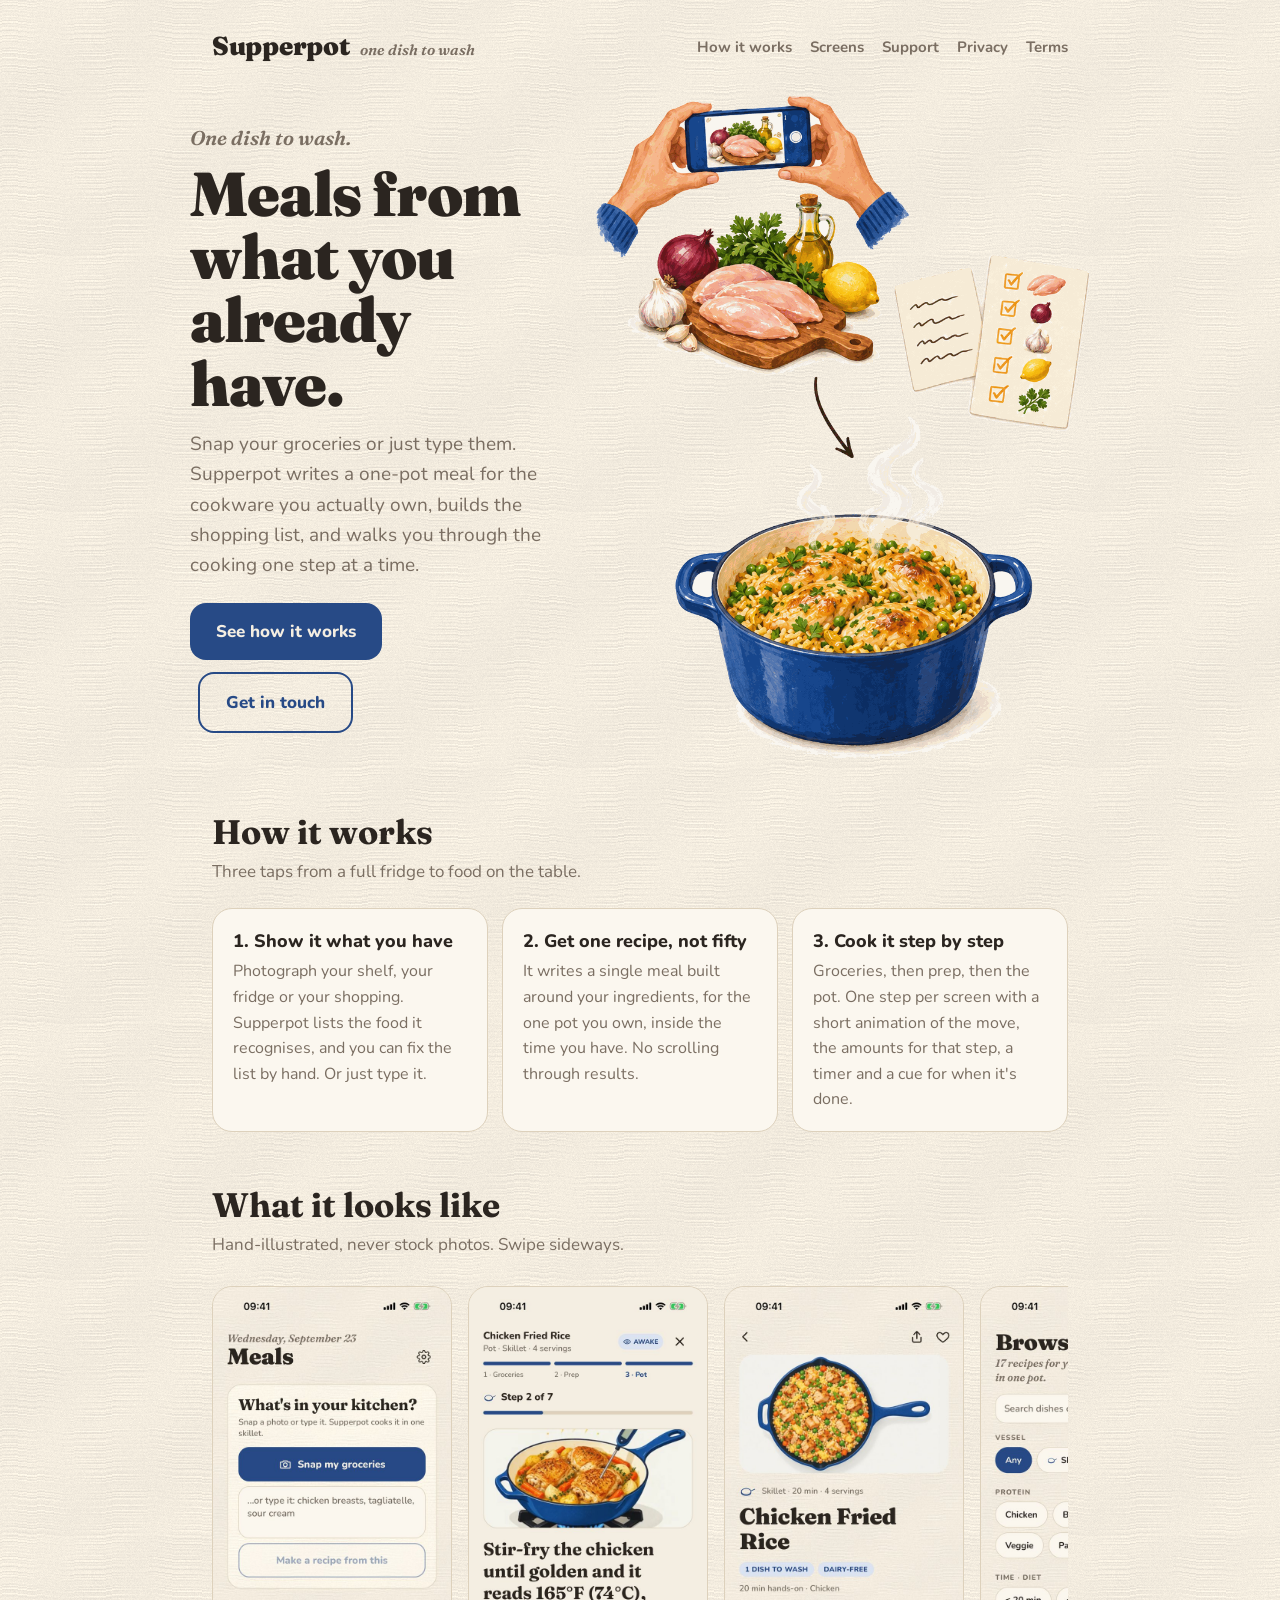
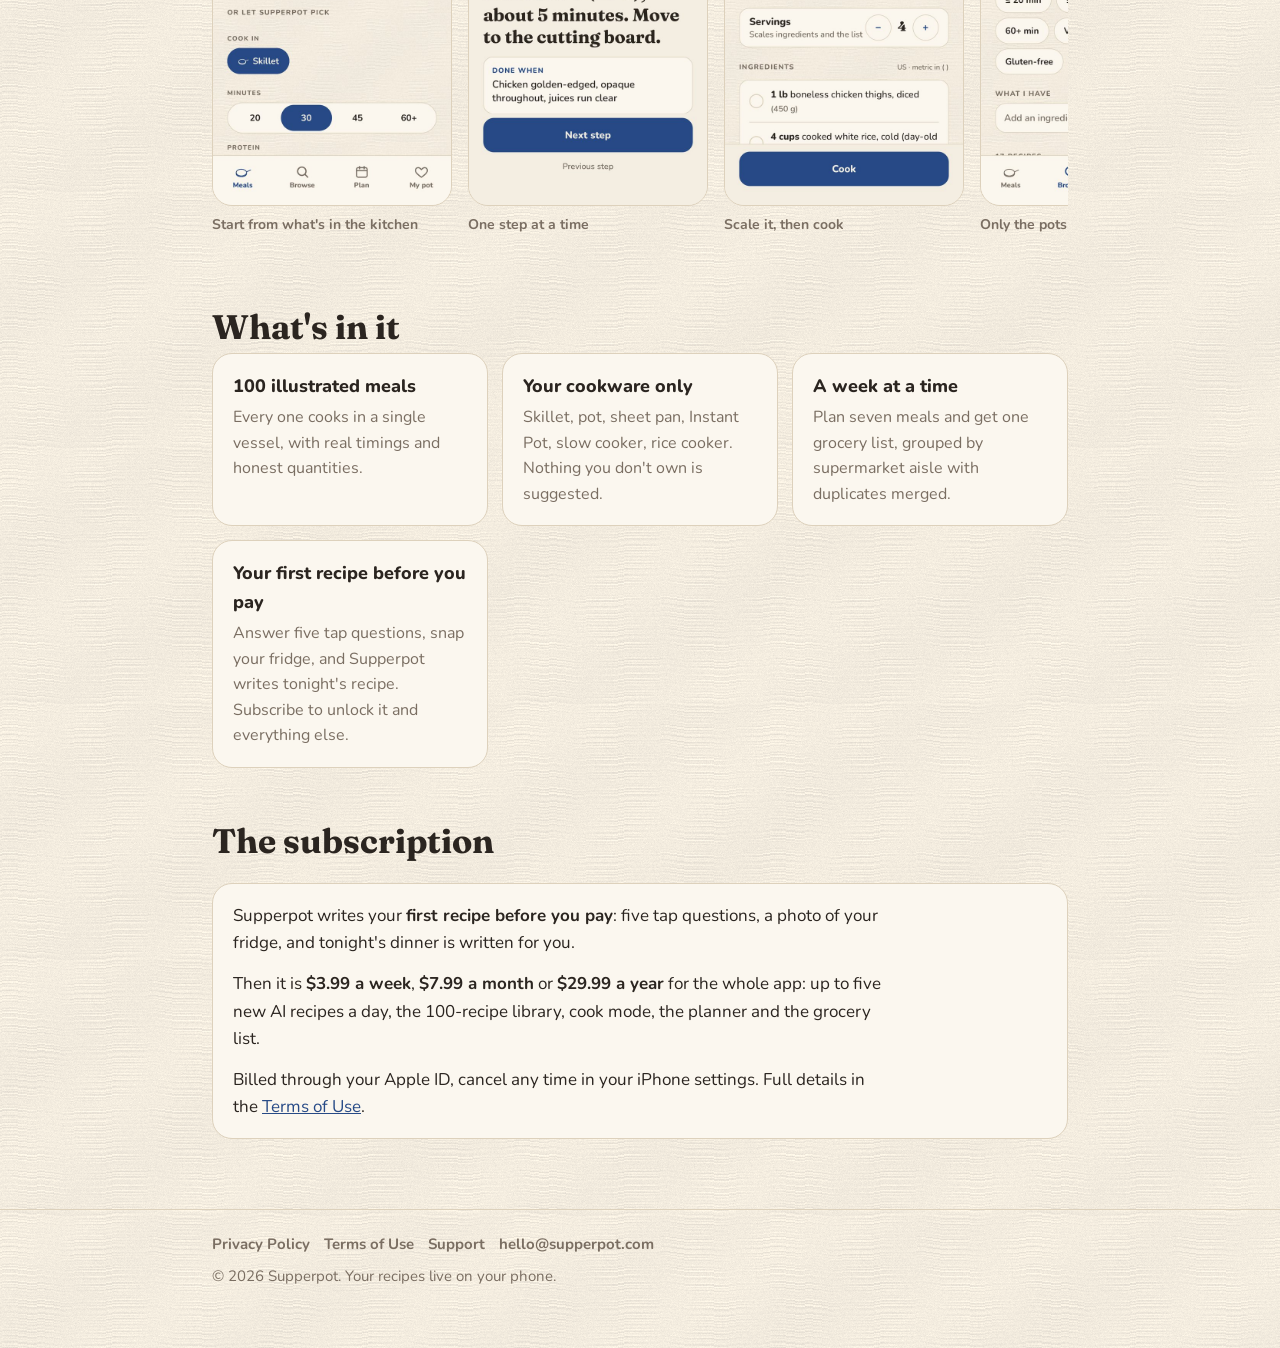
<file: index.html>
<!doctype html>
<html lang="en">
<head>
<meta charset="utf-8">
<meta name="viewport" content="width=device-width, initial-scale=1">
<title>Supperpot — one-pot meals from what you have</title>
<meta name="description" content="Snap a photo of your groceries and Supperpot writes a one-pot meal for the cookware you own, then walks you through it one step at a time.">
<meta property="og:title" content="Supperpot">
<meta property="og:description" content="One-pot meals from what you already have. One dish to wash.">
<meta property="og:type" content="website">
<link rel="stylesheet" href="https://fonts.googleapis.com/css2?family=Fraunces:ital,opsz,wght@0,9..144,700;0,9..144,900;1,9..144,600&family=Nunito:wght@500;600;700;800&display=swap">
<link rel="stylesheet" href="/style.css">
</head>
<body>
<header><div class="wrap bar">
  <a class="brand" href="/"><b>Supperpot</b><span>one dish to wash</span></a>
  <nav>
    <a href="#how">How it works</a>
    <a href="#look">Screens</a>
    <a href="/support/">Support</a>
    <a href="/privacy/">Privacy</a>
    <a href="/terms/">Terms</a>
  </nav>
</div></header>

<main>
<section class="wrap hero">
  <div class="hero-grid">
    <div class="hero-copy">
      <div class="eyebrow">One dish to wash.</div>
      <h1>Meals from what you already have.</h1>
      <p class="lede">Snap your groceries or just type them. Supperpot writes a one-pot meal for the cookware you actually own, builds the shopping list, and walks you through the cooking one step at a time.</p>
      <div class="hero-ctas">
        <a class="cta" href="#how">See how it works</a>
        <a class="cta soft" href="/support/">Get in touch</a>
      </div>
    </div>
    <img class="hero-art" src="/img/hero.png" width="821" height="1102" fetchpriority="high"
         alt="Illustration: hands photographing groceries, a handwritten ingredient note and a ticked shopping list, and below them the finished one-pot chicken and rice steaming in a blue pot.">
  </div>
</section>

<section class="wrap" id="how">
  <h2>How it works</h2>
  <p class="sub">Three taps from a full fridge to food on the table.</p>
  <div class="features">
    <div class="feature">
      <h3>1. Show it what you have</h3>
      <p>Photograph your shelf, your fridge or your shopping. Supperpot lists the food it recognises, and you can fix the list by hand. Or just type it.</p>
    </div>
    <div class="feature">
      <h3>2. Get one recipe, not fifty</h3>
      <p>It writes a single meal built around your ingredients, for the one pot you own, inside the time you have. No scrolling through results.</p>
    </div>
    <div class="feature">
      <h3>3. Cook it step by step</h3>
      <p>Groceries, then prep, then the pot. One step per screen with a short animation of the move, the amounts for that step, a timer and a cue for when it's done.</p>
    </div>
  </div>
</section>

<section class="wrap" id="look">
  <h2>What it looks like</h2>
  <p class="sub">Hand-illustrated, never stock photos. Swipe sideways.</p>
  <div class="shots">
    <figure><img src="/img/1-meals.jpg" alt="The Meals screen with the Snap my groceries button and a box to type what you have." loading="lazy"><figcaption>Start from what's in the kitchen</figcaption></figure>
    <figure><img src="/img/2-cook.jpg" alt="A cooking step showing an animation of chicken in a skillet, the step text, a done-when cue and a timer." loading="lazy"><figcaption>One step at a time</figcaption></figure>
    <figure><img src="/img/3-recipe.jpg" alt="A recipe page for Chicken Fried Rice with an illustration, servings scaler and ingredients." loading="lazy"><figcaption>Scale it, then cook</figcaption></figure>
    <figure><img src="/img/4-browse.jpg" alt="The Browse screen filtered to a skillet, with protein, time and diet filters." loading="lazy"><figcaption>Only the pots you own</figcaption></figure>
    <figure><img src="/img/5-plan.jpg" alt="The Plan screen showing seven days of the week ready to fill." loading="lazy"><figcaption>Seven meals, one list</figcaption></figure>
  </div>
</section>

<section class="wrap">
  <h2>What's in it</h2>
  <div class="features">
    <div class="feature"><h3>100 illustrated meals</h3><p>Every one cooks in a single vessel, with real timings and honest quantities.</p></div>
    <div class="feature"><h3>Your cookware only</h3><p>Skillet, pot, sheet pan, Instant Pot, slow cooker, rice cooker. Nothing you don't own is suggested.</p></div>
    <div class="feature"><h3>A week at a time</h3><p>Plan seven meals and get one grocery list, grouped by supermarket aisle with duplicates merged.</p></div>
    <div class="feature"><h3>Your first recipe before you pay</h3><p>Answer five tap questions, snap your fridge, and Supperpot writes tonight's recipe. Subscribe to unlock it and everything else.</p></div>
  </div>
</section>

<section class="wrap">
  <h2>The subscription</h2>
  <div class="callout">
    <p>Supperpot writes your <b>first recipe before you pay</b>: five tap questions, a photo of your fridge, and tonight's dinner is written for you.</p>
    <p>Then it is <b>$3.99 a week</b>, <b>$7.99 a month</b> or <b>$29.99 a year</b> for the whole app: up to five new AI recipes a day, the 100-recipe library, cook mode, the planner and the grocery list.</p>
    <p style="margin:0">Billed through your Apple ID, cancel any time in your iPhone settings. Full details in the <a href="/terms/">Terms of Use</a>.</p>
  </div>
</section>
</main>

<footer><div class="wrap">
  <nav>
    <a href="/privacy/">Privacy Policy</a>
    <a href="/terms/">Terms of Use</a>
    <a href="/support/">Support</a>
    <a href="mailto:hello@supperpot.com">hello@supperpot.com</a>
  </nav>
  © 2026 Supperpot. Your recipes live on your phone.
</div></footer>
</body>
</html>
</file>
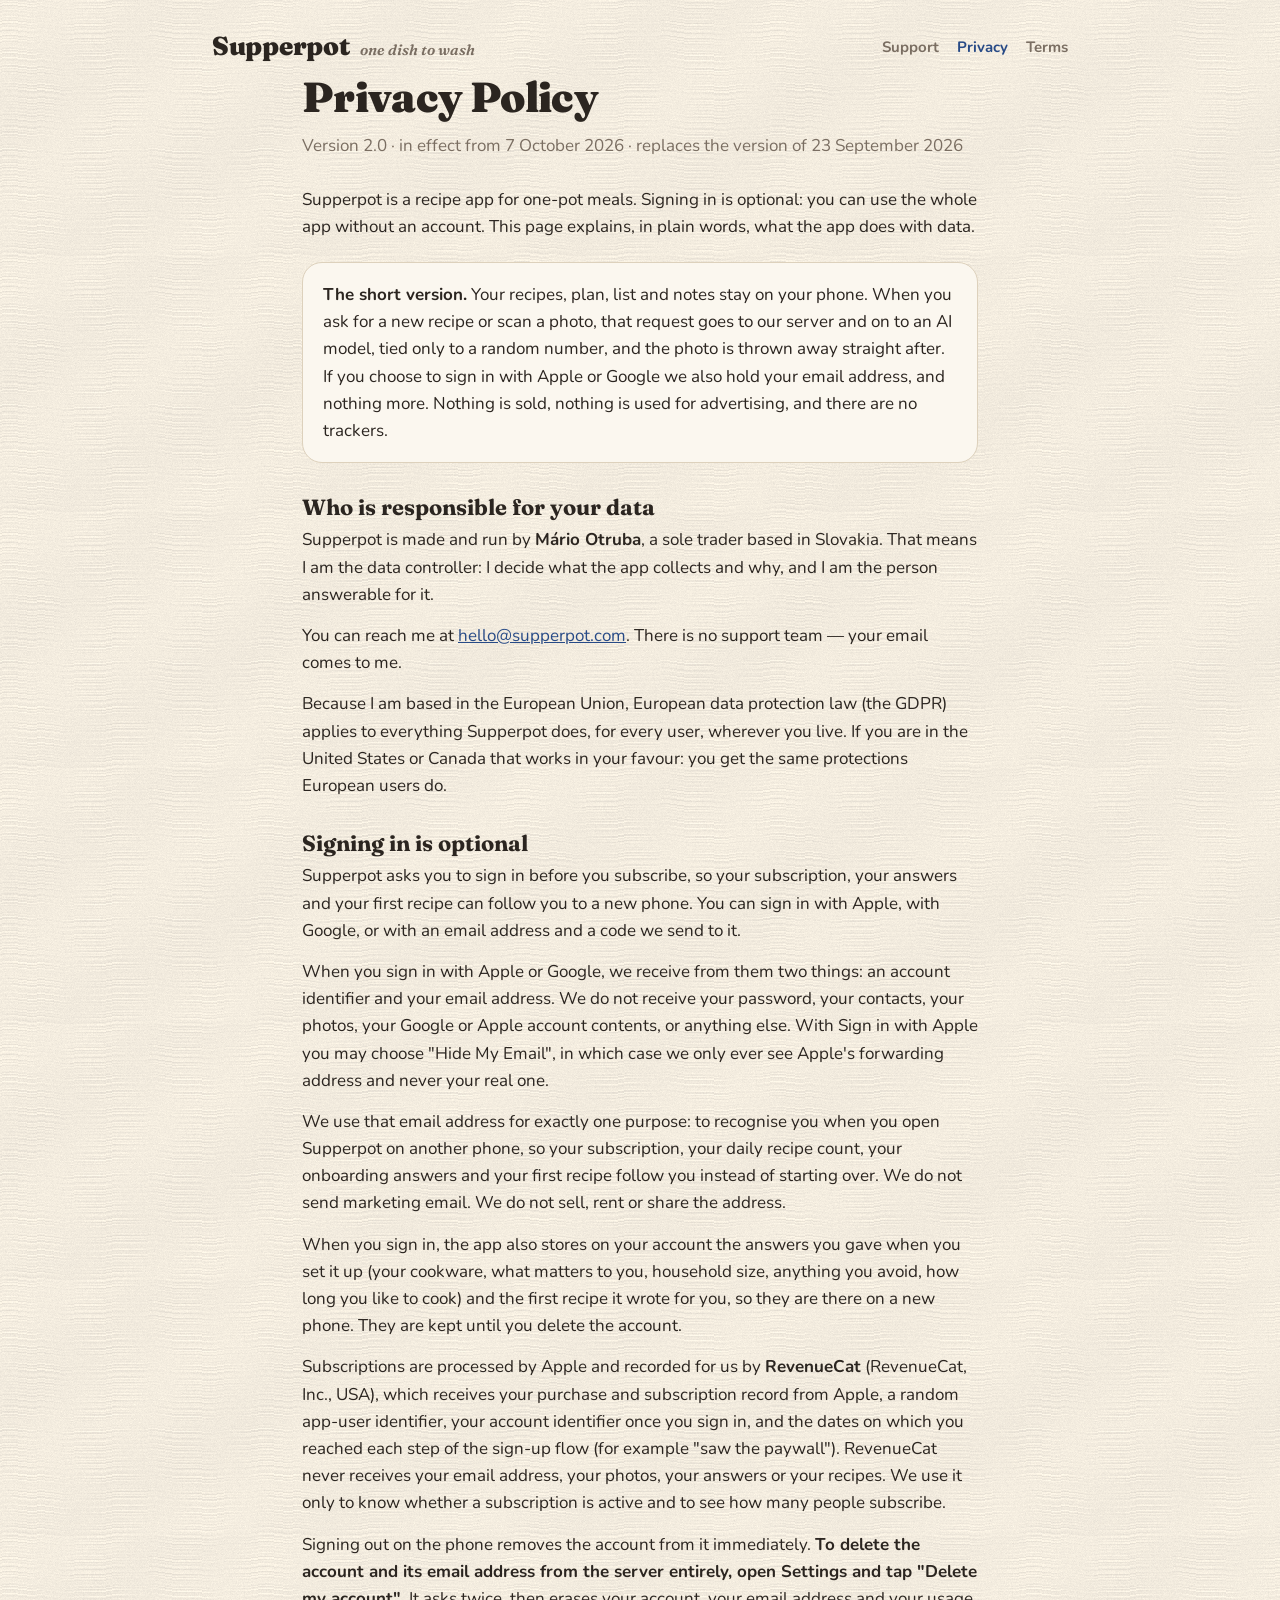
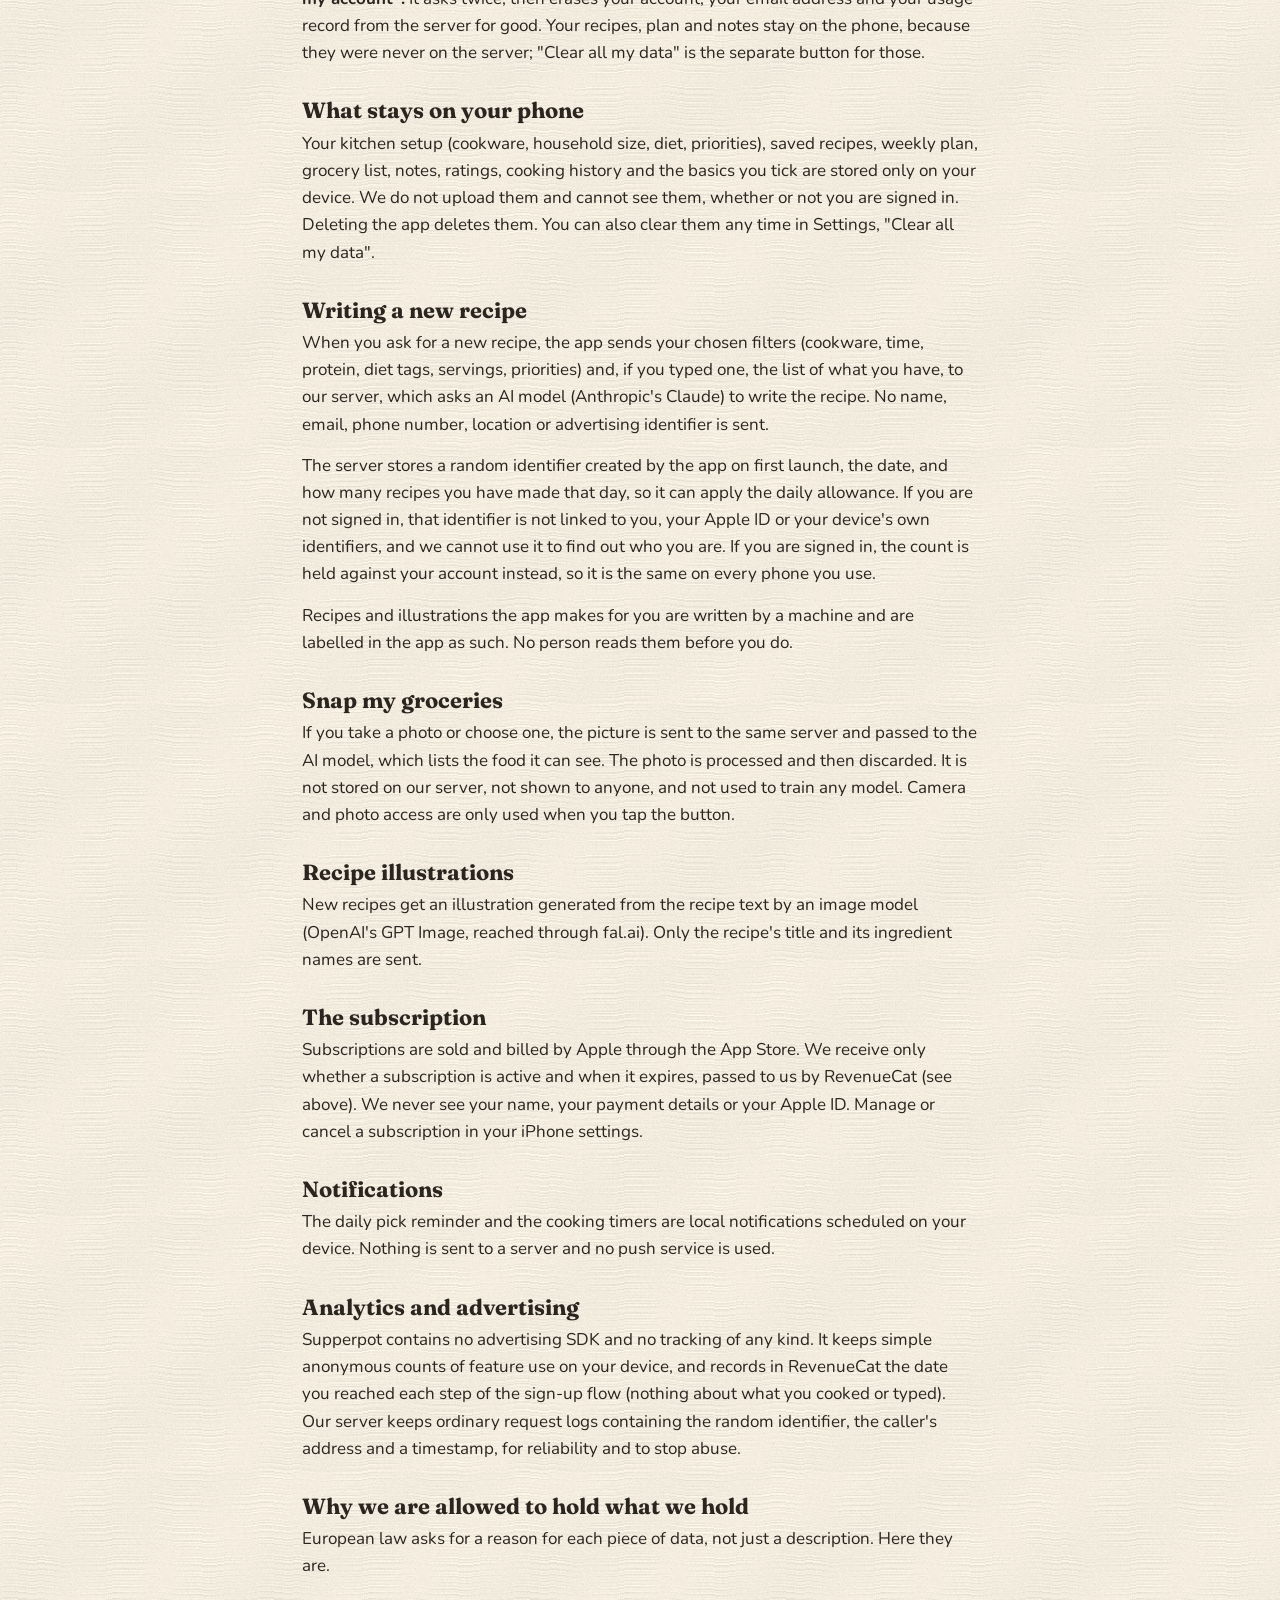
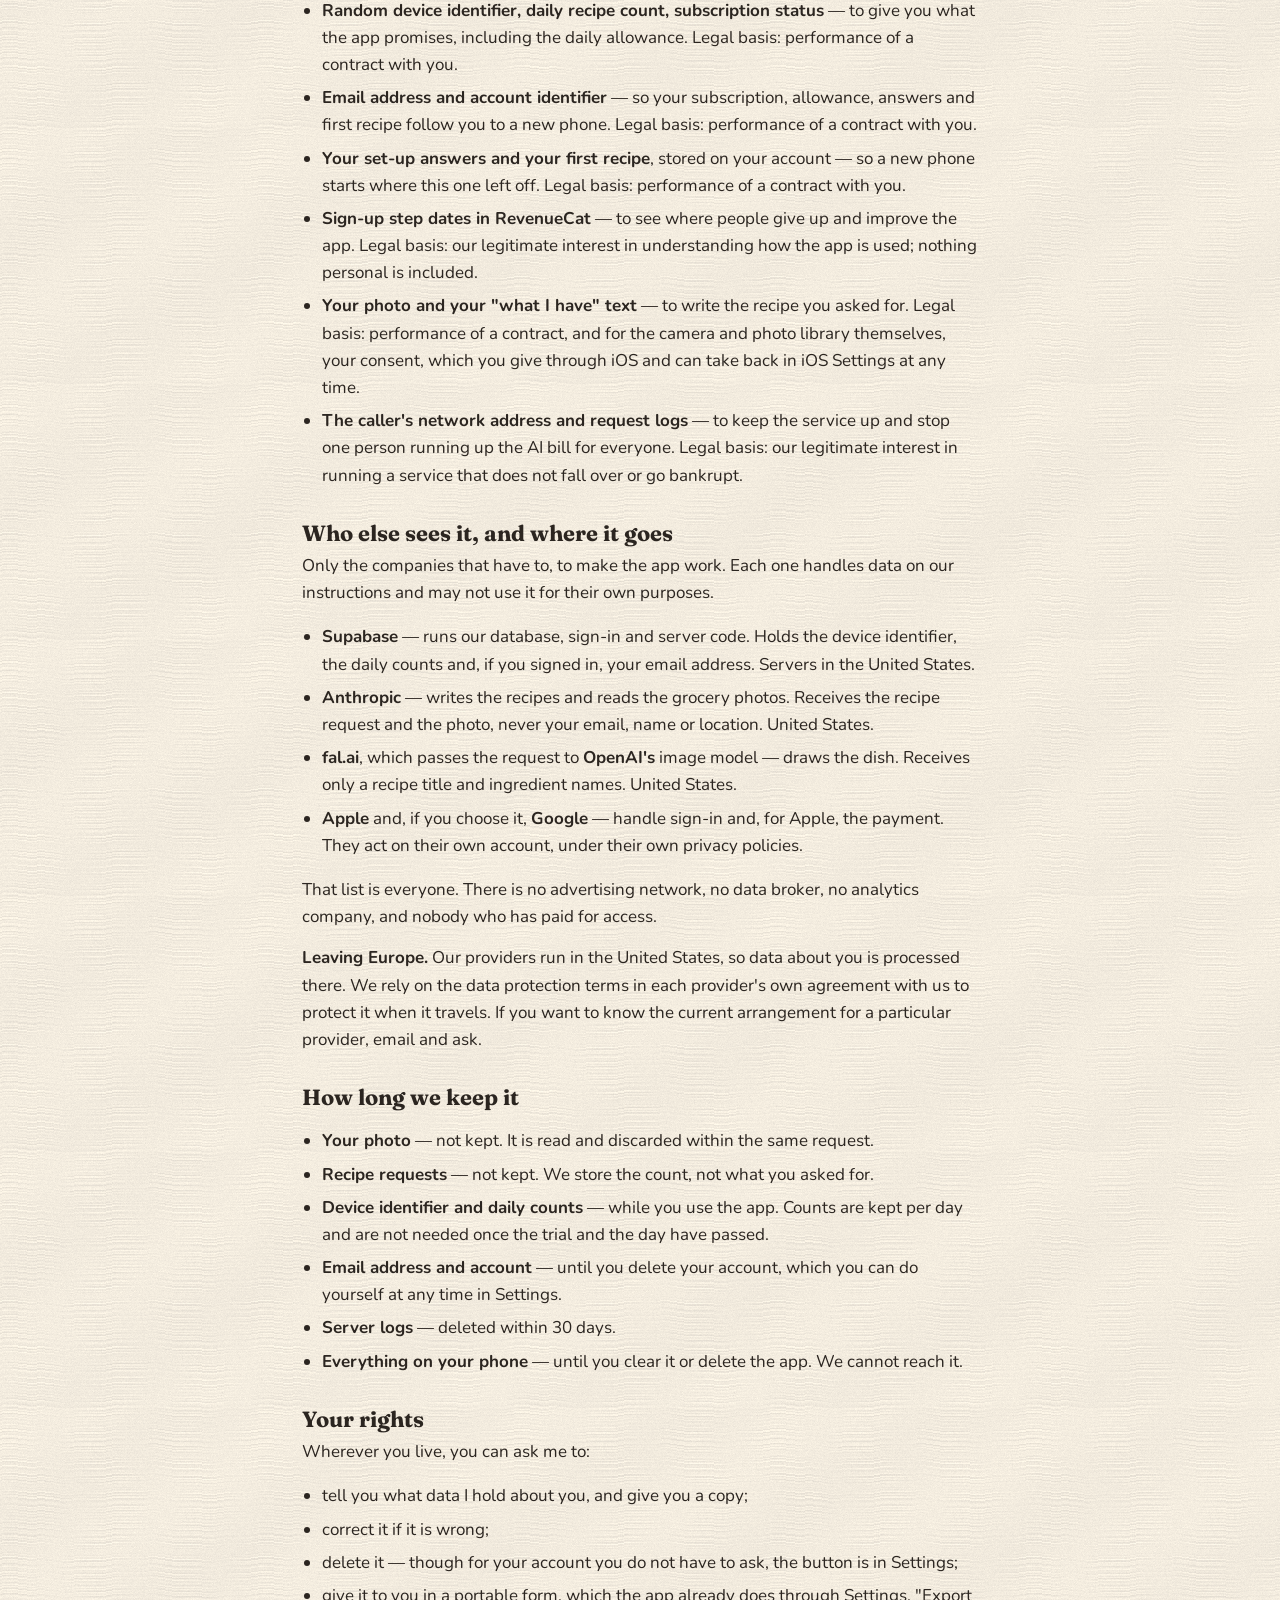
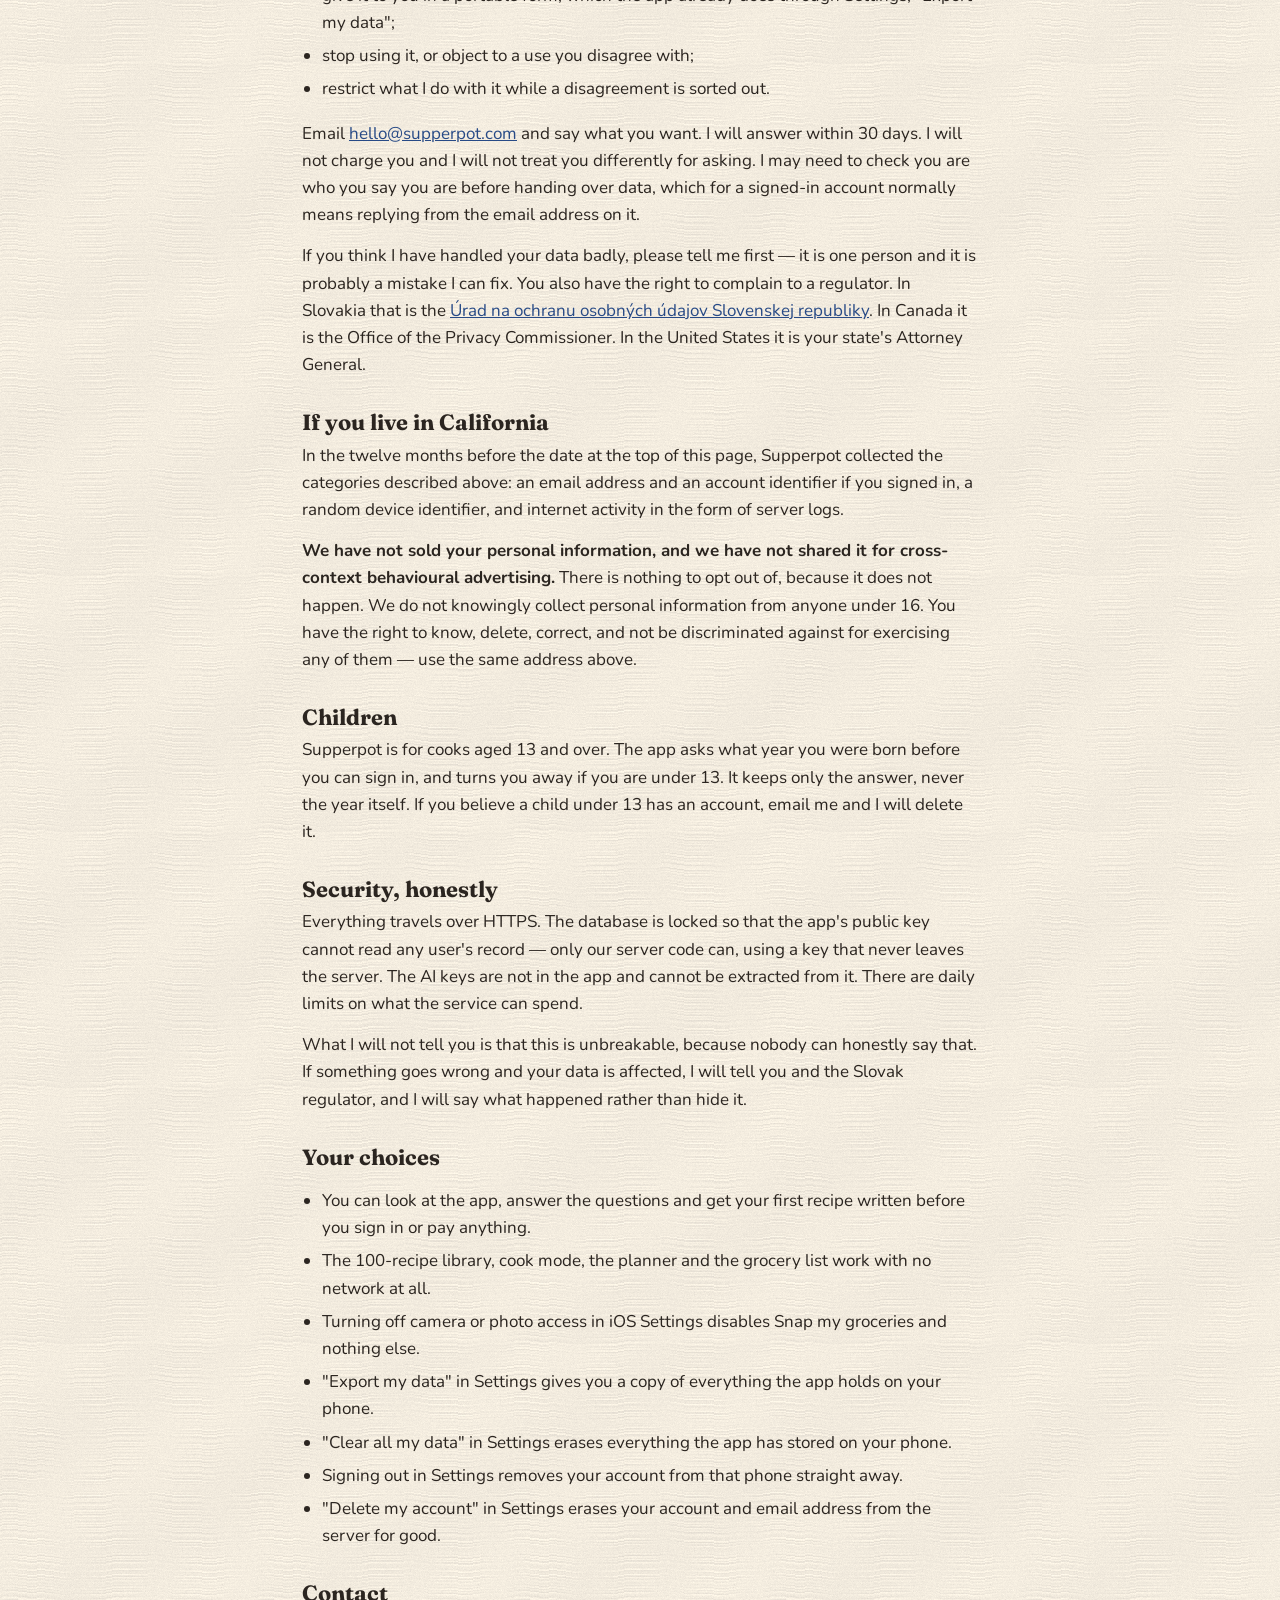
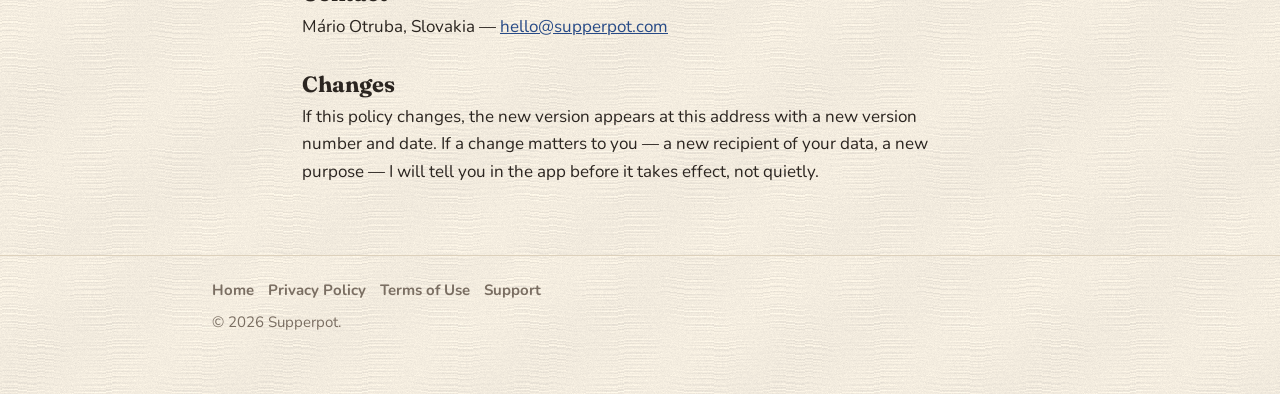
<file: privacy/index.html>
<!doctype html>
<html lang="en">
<head>
<meta charset="utf-8">
<meta name="viewport" content="width=device-width, initial-scale=1">
<title>Privacy Policy — Supperpot</title>
<meta name="description" content="What Supperpot does with your data. No accounts, nothing sold, almost everything stays on your phone.">
<link rel="stylesheet" href="https://fonts.googleapis.com/css2?family=Fraunces:ital,opsz,wght@0,9..144,700;0,9..144,900;1,9..144,600&family=Nunito:wght@500;600;700;800&display=swap">
<link rel="stylesheet" href="/style.css">
</head>
<body>
<header><div class="wrap bar">
  <a class="brand" href="/"><b>Supperpot</b><span>one dish to wash</span></a>
  <nav>
    <a href="/support/">Support</a>
    <a href="/privacy/" aria-current="page">Privacy</a>
    <a href="/terms/">Terms</a>
  </nav>
</div></header>

<main class="wrap narrow doc">
  <h1>Privacy Policy</h1>
  <div class="meta">Version 2.0 &middot; in effect from 7 October 2026 &middot; replaces the version of 23 September 2026</div>

  <p>Supperpot is a recipe app for one-pot meals. Signing in is optional: you can use the whole app without an account. This page explains, in plain words, what the app does with data.</p>

  <div class="callout">
    <b>The short version.</b>
    Your recipes, plan, list and notes stay on your phone. When you ask for a new recipe or scan a photo, that request goes to our server and on to an AI model, tied only to a random number, and the photo is thrown away straight after. If you choose to sign in with Apple or Google we also hold your email address, and nothing more. Nothing is sold, nothing is used for advertising, and there are no trackers.
  </div>

  <h2>Who is responsible for your data</h2>
  <p>Supperpot is made and run by <b>M&aacute;rio Otruba</b>, a sole trader based in Slovakia. That means I am the data controller: I decide what the app collects and why, and I am the person answerable for it.</p>
  <p>You can reach me at <a href="mailto:hello@supperpot.com">hello@supperpot.com</a>. There is no support team &mdash; your email comes to me.</p>
  <p>Because I am based in the European Union, European data protection law (the GDPR) applies to everything Supperpot does, for every user, wherever you live. If you are in the United States or Canada that works in your favour: you get the same protections European users do.</p>

  <h2>Signing in is optional</h2>
  <p>Supperpot asks you to sign in before you subscribe, so your subscription, your answers and your first recipe can follow you to a new phone. You can sign in with Apple, with Google, or with an email address and a code we send to it.</p>
  <p>When you sign in with Apple or Google, we receive from them two things: an account identifier and your email address. We do not receive your password, your contacts, your photos, your Google or Apple account contents, or anything else. With Sign in with Apple you may choose "Hide My Email", in which case we only ever see Apple's forwarding address and never your real one.</p>
  <p>We use that email address for exactly one purpose: to recognise you when you open Supperpot on another phone, so your subscription, your daily recipe count, your onboarding answers and your first recipe follow you instead of starting over. We do not send marketing email. We do not sell, rent or share the address.</p>
  <p>When you sign in, the app also stores on your account the answers you gave when you set it up (your cookware, what matters to you, household size, anything you avoid, how long you like to cook) and the first recipe it wrote for you, so they are there on a new phone. They are kept until you delete the account.</p>
  <p>Subscriptions are processed by Apple and recorded for us by <b>RevenueCat</b> (RevenueCat, Inc., USA), which receives your purchase and subscription record from Apple, a random app-user identifier, your account identifier once you sign in, and the dates on which you reached each step of the sign-up flow (for example "saw the paywall"). RevenueCat never receives your email address, your photos, your answers or your recipes. We use it only to know whether a subscription is active and to see how many people subscribe.</p>
  <p>Signing out on the phone removes the account from it immediately. <b>To delete the account and its email address from the server entirely, open Settings and tap "Delete my account".</b> It asks twice, then erases your account, your email address and your usage record from the server for good. Your recipes, plan and notes stay on the phone, because they were never on the server; "Clear all my data" is the separate button for those.</p>

  <h2>What stays on your phone</h2>
  <p>Your kitchen setup (cookware, household size, diet, priorities), saved recipes, weekly plan, grocery list, notes, ratings, cooking history and the basics you tick are stored only on your device. We do not upload them and cannot see them, whether or not you are signed in. Deleting the app deletes them. You can also clear them any time in Settings, "Clear all my data".</p>

  <h2>Writing a new recipe</h2>
  <p>When you ask for a new recipe, the app sends your chosen filters (cookware, time, protein, diet tags, servings, priorities) and, if you typed one, the list of what you have, to our server, which asks an AI model (Anthropic's Claude) to write the recipe. No name, email, phone number, location or advertising identifier is sent.</p>
  <p>The server stores a random identifier created by the app on first launch, the date, and how many recipes you have made that day, so it can apply the daily allowance. If you are not signed in, that identifier is not linked to you, your Apple ID or your device's own identifiers, and we cannot use it to find out who you are. If you are signed in, the count is held against your account instead, so it is the same on every phone you use.</p>
  <p>Recipes and illustrations the app makes for you are written by a machine and are labelled in the app as such. No person reads them before you do.</p>

  <h2>Snap my groceries</h2>
  <p>If you take a photo or choose one, the picture is sent to the same server and passed to the AI model, which lists the food it can see. The photo is processed and then discarded. It is not stored on our server, not shown to anyone, and not used to train any model. Camera and photo access are only used when you tap the button.</p>

  <h2>Recipe illustrations</h2>
  <p>New recipes get an illustration generated from the recipe text by an image model (OpenAI's GPT Image, reached through fal.ai). Only the recipe's title and its ingredient names are sent.</p>

  <h2>The subscription</h2>
  <p>Subscriptions are sold and billed by Apple through the App Store. We receive only whether a subscription is active and when it expires, passed to us by RevenueCat (see above). We never see your name, your payment details or your Apple ID. Manage or cancel a subscription in your iPhone settings.</p>

  <h2>Notifications</h2>
  <p>The daily pick reminder and the cooking timers are local notifications scheduled on your device. Nothing is sent to a server and no push service is used.</p>

  <h2>Analytics and advertising</h2>
  <p>Supperpot contains no advertising SDK and no tracking of any kind. It keeps simple anonymous counts of feature use on your device, and records in RevenueCat the date you reached each step of the sign-up flow (nothing about what you cooked or typed). Our server keeps ordinary request logs containing the random identifier, the caller's address and a timestamp, for reliability and to stop abuse.</p>

  <h2>Why we are allowed to hold what we hold</h2>
  <p>European law asks for a reason for each piece of data, not just a description. Here they are.</p>
  <ul>
    <li><b>Random device identifier, daily recipe count, subscription status</b> &mdash; to give you what the app promises, including the daily allowance. Legal basis: performance of a contract with you.</li>
    <li><b>Email address and account identifier</b> &mdash; so your subscription, allowance, answers and first recipe follow you to a new phone. Legal basis: performance of a contract with you.</li>
    <li><b>Your set-up answers and your first recipe</b>, stored on your account &mdash; so a new phone starts where this one left off. Legal basis: performance of a contract with you.</li>
    <li><b>Sign-up step dates in RevenueCat</b> &mdash; to see where people give up and improve the app. Legal basis: our legitimate interest in understanding how the app is used; nothing personal is included.</li>
    <li><b>Your photo and your "what I have" text</b> &mdash; to write the recipe you asked for. Legal basis: performance of a contract, and for the camera and photo library themselves, your consent, which you give through iOS and can take back in iOS Settings at any time.</li>
    <li><b>The caller's network address and request logs</b> &mdash; to keep the service up and stop one person running up the AI bill for everyone. Legal basis: our legitimate interest in running a service that does not fall over or go bankrupt.</li>
  </ul>

  <h2>Who else sees it, and where it goes</h2>
  <p>Only the companies that have to, to make the app work. Each one handles data on our instructions and may not use it for their own purposes.</p>
  <ul>
    <li><b>Supabase</b> &mdash; runs our database, sign-in and server code. Holds the device identifier, the daily counts and, if you signed in, your email address. Servers in the United States.</li>
    <li><b>Anthropic</b> &mdash; writes the recipes and reads the grocery photos. Receives the recipe request and the photo, never your email, name or location. United States.</li>
    <li><b>fal.ai</b>, which passes the request to <b>OpenAI's</b> image model &mdash; draws the dish. Receives only a recipe title and ingredient names. United States.</li>
    <li><b>Apple</b> and, if you choose it, <b>Google</b> &mdash; handle sign-in and, for Apple, the payment. They act on their own account, under their own privacy policies.</li>
  </ul>
  <p>That list is everyone. There is no advertising network, no data broker, no analytics company, and nobody who has paid for access.</p>
  <p><b>Leaving Europe.</b> Our providers run in the United States, so data about you is processed there. We rely on the data protection terms in each provider's own agreement with us to protect it when it travels. If you want to know the current arrangement for a particular provider, email and ask.</p>

  <h2>How long we keep it</h2>
  <ul>
    <li><b>Your photo</b> &mdash; not kept. It is read and discarded within the same request.</li>
    <li><b>Recipe requests</b> &mdash; not kept. We store the count, not what you asked for.</li>
    <li><b>Device identifier and daily counts</b> &mdash; while you use the app. Counts are kept per day and are not needed once the trial and the day have passed.</li>
    <li><b>Email address and account</b> &mdash; until you delete your account, which you can do yourself at any time in Settings.</li>
    <li><b>Server logs</b> &mdash; deleted within 30 days.</li>
    <li><b>Everything on your phone</b> &mdash; until you clear it or delete the app. We cannot reach it.</li>
  </ul>

  <h2>Your rights</h2>
  <p>Wherever you live, you can ask me to:</p>
  <ul>
    <li>tell you what data I hold about you, and give you a copy;</li>
    <li>correct it if it is wrong;</li>
    <li>delete it &mdash; though for your account you do not have to ask, the button is in Settings;</li>
    <li>give it to you in a portable form, which the app already does through Settings, "Export my data";</li>
    <li>stop using it, or object to a use you disagree with;</li>
    <li>restrict what I do with it while a disagreement is sorted out.</li>
  </ul>
  <p>Email <a href="mailto:hello@supperpot.com">hello@supperpot.com</a> and say what you want. I will answer within 30 days. I will not charge you and I will not treat you differently for asking. I may need to check you are who you say you are before handing over data, which for a signed-in account normally means replying from the email address on it.</p>
  <p>If you think I have handled your data badly, please tell me first &mdash; it is one person and it is probably a mistake I can fix. You also have the right to complain to a regulator. In Slovakia that is the <a href="https://dataprotection.gov.sk/" rel="noopener">&Uacute;rad na ochranu osobn&yacute;ch &uacute;dajov Slovenskej republiky</a>. In Canada it is the Office of the Privacy Commissioner. In the United States it is your state's Attorney General.</p>

  <h2>If you live in California</h2>
  <p>In the twelve months before the date at the top of this page, Supperpot collected the categories described above: an email address and an account identifier if you signed in, a random device identifier, and internet activity in the form of server logs.</p>
  <p><b>We have not sold your personal information, and we have not shared it for cross-context behavioural advertising.</b> There is nothing to opt out of, because it does not happen. We do not knowingly collect personal information from anyone under 16. You have the right to know, delete, correct, and not be discriminated against for exercising any of them &mdash; use the same address above.</p>

  <h2>Children</h2>
  <p>Supperpot is for cooks aged 13 and over. The app asks what year you were born before you can sign in, and turns you away if you are under 13. It keeps only the answer, never the year itself. If you believe a child under 13 has an account, email me and I will delete it.</p>

  <h2>Security, honestly</h2>
  <p>Everything travels over HTTPS. The database is locked so that the app's public key cannot read any user's record &mdash; only our server code can, using a key that never leaves the server. The AI keys are not in the app and cannot be extracted from it. There are daily limits on what the service can spend.</p>
  <p>What I will not tell you is that this is unbreakable, because nobody can honestly say that. If something goes wrong and your data is affected, I will tell you and the Slovak regulator, and I will say what happened rather than hide it.</p>

  <h2>Your choices</h2>
  <ul>
    <li>You can look at the app, answer the questions and get your first recipe written before you sign in or pay anything.</li>
    <li>The 100-recipe library, cook mode, the planner and the grocery list work with no network at all.</li>
    <li>Turning off camera or photo access in iOS Settings disables Snap my groceries and nothing else.</li>
    <li>"Export my data" in Settings gives you a copy of everything the app holds on your phone.</li>
    <li>"Clear all my data" in Settings erases everything the app has stored on your phone.</li>
    <li>Signing out in Settings removes your account from that phone straight away.</li>
    <li>"Delete my account" in Settings erases your account and email address from the server for good.</li>
  </ul>

  <h2>Contact</h2>
  <p>M&aacute;rio Otruba, Slovakia &mdash; <a href="mailto:hello@supperpot.com">hello@supperpot.com</a></p>

  <h2>Changes</h2>
  <p>If this policy changes, the new version appears at this address with a new version number and date. If a change matters to you &mdash; a new recipient of your data, a new purpose &mdash; I will tell you in the app before it takes effect, not quietly.</p>
</main>

<footer><div class="wrap">
  <nav>
    <a href="/">Home</a>
    <a href="/privacy/">Privacy Policy</a>
    <a href="/terms/">Terms of Use</a>
    <a href="/support/">Support</a>
  </nav>
  © 2026 Supperpot.
</div></footer>
</body>
</html>
</file>
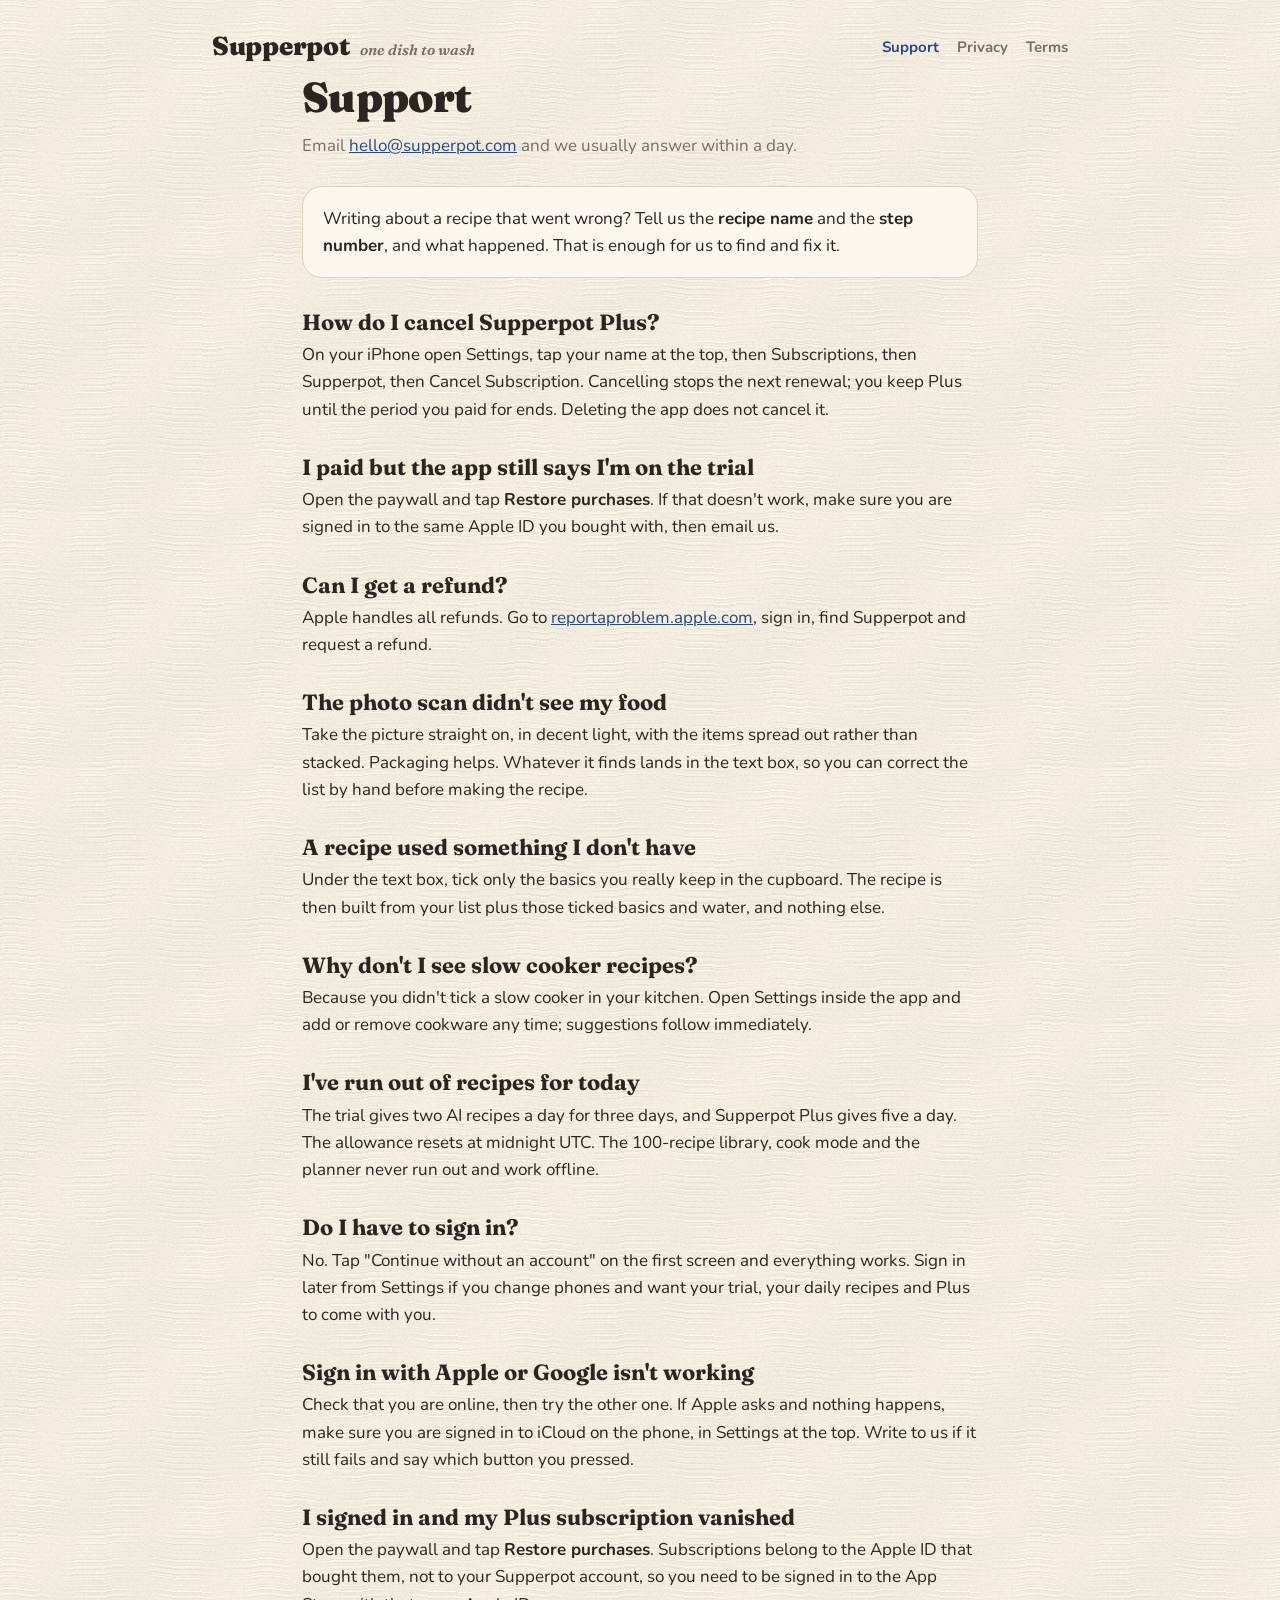
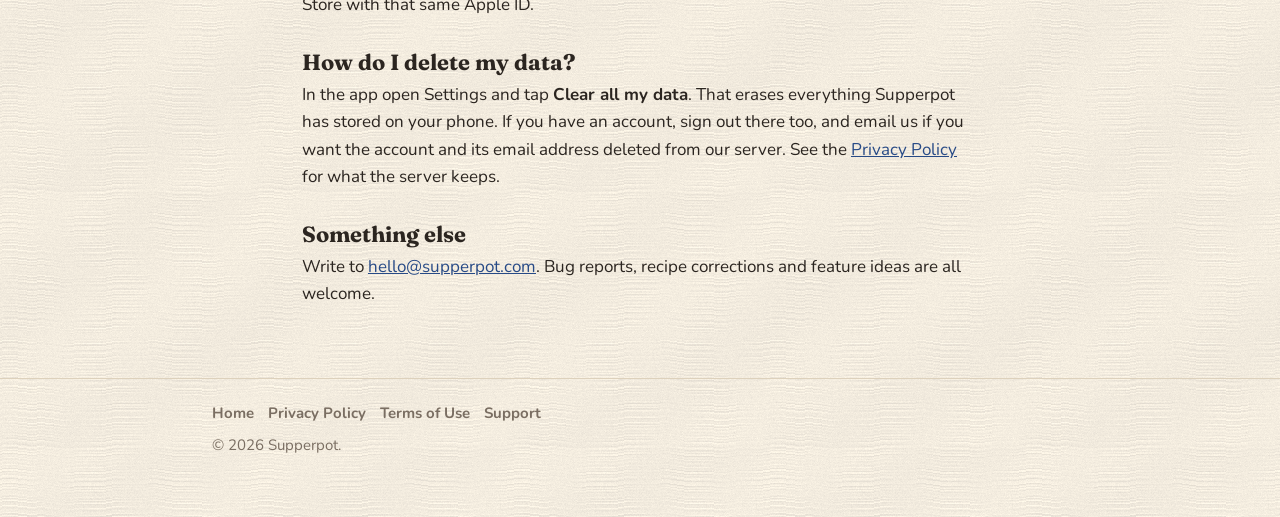
<file: support/index.html>
<!doctype html>
<html lang="en">
<head>
<meta charset="utf-8">
<meta name="viewport" content="width=device-width, initial-scale=1">
<title>Support — Supperpot</title>
<meta name="description" content="Help with Supperpot: subscriptions, photo scanning, missing recipes and how to get in touch.">
<link rel="stylesheet" href="https://fonts.googleapis.com/css2?family=Fraunces:ital,opsz,wght@0,9..144,700;0,9..144,900;1,9..144,600&family=Nunito:wght@500;600;700;800&display=swap">
<link rel="stylesheet" href="/style.css">
</head>
<body>
<header><div class="wrap bar">
  <a class="brand" href="/"><b>Supperpot</b><span>one dish to wash</span></a>
  <nav>
    <a href="/support/" aria-current="page">Support</a>
    <a href="/privacy/">Privacy</a>
    <a href="/terms/">Terms</a>
  </nav>
</div></header>

<main class="wrap narrow doc">
  <h1>Support</h1>
  <div class="meta">Email <a href="mailto:hello@supperpot.com">hello@supperpot.com</a> and we usually answer within a day.</div>

  <div class="callout">
    <p style="margin:0">Writing about a recipe that went wrong? Tell us the <b>recipe name</b> and the <b>step number</b>, and what happened. That is enough for us to find and fix it.</p>
  </div>

  <h2>How do I cancel Supperpot Plus?</h2>
  <p>On your iPhone open Settings, tap your name at the top, then Subscriptions, then Supperpot, then Cancel Subscription. Cancelling stops the next renewal; you keep Plus until the period you paid for ends. Deleting the app does not cancel it.</p>

  <h2>I paid but the app still says I'm on the trial</h2>
  <p>Open the paywall and tap <b>Restore purchases</b>. If that doesn't work, make sure you are signed in to the same Apple ID you bought with, then email us.</p>

  <h2>Can I get a refund?</h2>
  <p>Apple handles all refunds. Go to <a href="https://reportaproblem.apple.com">reportaproblem.apple.com</a>, sign in, find Supperpot and request a refund.</p>

  <h2>The photo scan didn't see my food</h2>
  <p>Take the picture straight on, in decent light, with the items spread out rather than stacked. Packaging helps. Whatever it finds lands in the text box, so you can correct the list by hand before making the recipe.</p>

  <h2>A recipe used something I don't have</h2>
  <p>Under the text box, tick only the basics you really keep in the cupboard. The recipe is then built from your list plus those ticked basics and water, and nothing else.</p>

  <h2>Why don't I see slow cooker recipes?</h2>
  <p>Because you didn't tick a slow cooker in your kitchen. Open Settings inside the app and add or remove cookware any time; suggestions follow immediately.</p>

  <h2>I've run out of recipes for today</h2>
  <p>The trial gives two AI recipes a day for three days, and Supperpot Plus gives five a day. The allowance resets at midnight UTC. The 100-recipe library, cook mode and the planner never run out and work offline.</p>

  <h2>Do I have to sign in?</h2>
  <p>No. Tap "Continue without an account" on the first screen and everything works. Sign in later from Settings if you change phones and want your trial, your daily recipes and Plus to come with you.</p>

  <h2>Sign in with Apple or Google isn't working</h2>
  <p>Check that you are online, then try the other one. If Apple asks and nothing happens, make sure you are signed in to iCloud on the phone, in Settings at the top. Write to us if it still fails and say which button you pressed.</p>

  <h2>I signed in and my Plus subscription vanished</h2>
  <p>Open the paywall and tap <b>Restore purchases</b>. Subscriptions belong to the Apple ID that bought them, not to your Supperpot account, so you need to be signed in to the App Store with that same Apple ID.</p>

  <h2>How do I delete my data?</h2>
  <p>In the app open Settings and tap <b>Clear all my data</b>. That erases everything Supperpot has stored on your phone. If you have an account, sign out there too, and email us if you want the account and its email address deleted from our server. See the <a href="/privacy/">Privacy Policy</a> for what the server keeps.</p>

  <h2>Something else</h2>
  <p>Write to <a href="mailto:hello@supperpot.com">hello@supperpot.com</a>. Bug reports, recipe corrections and feature ideas are all welcome.</p>
</main>

<footer><div class="wrap">
  <nav>
    <a href="/">Home</a>
    <a href="/privacy/">Privacy Policy</a>
    <a href="/terms/">Terms of Use</a>
    <a href="/support/">Support</a>
  </nav>
  © 2026 Supperpot.
</div></footer>
</body>
</html>
</file>
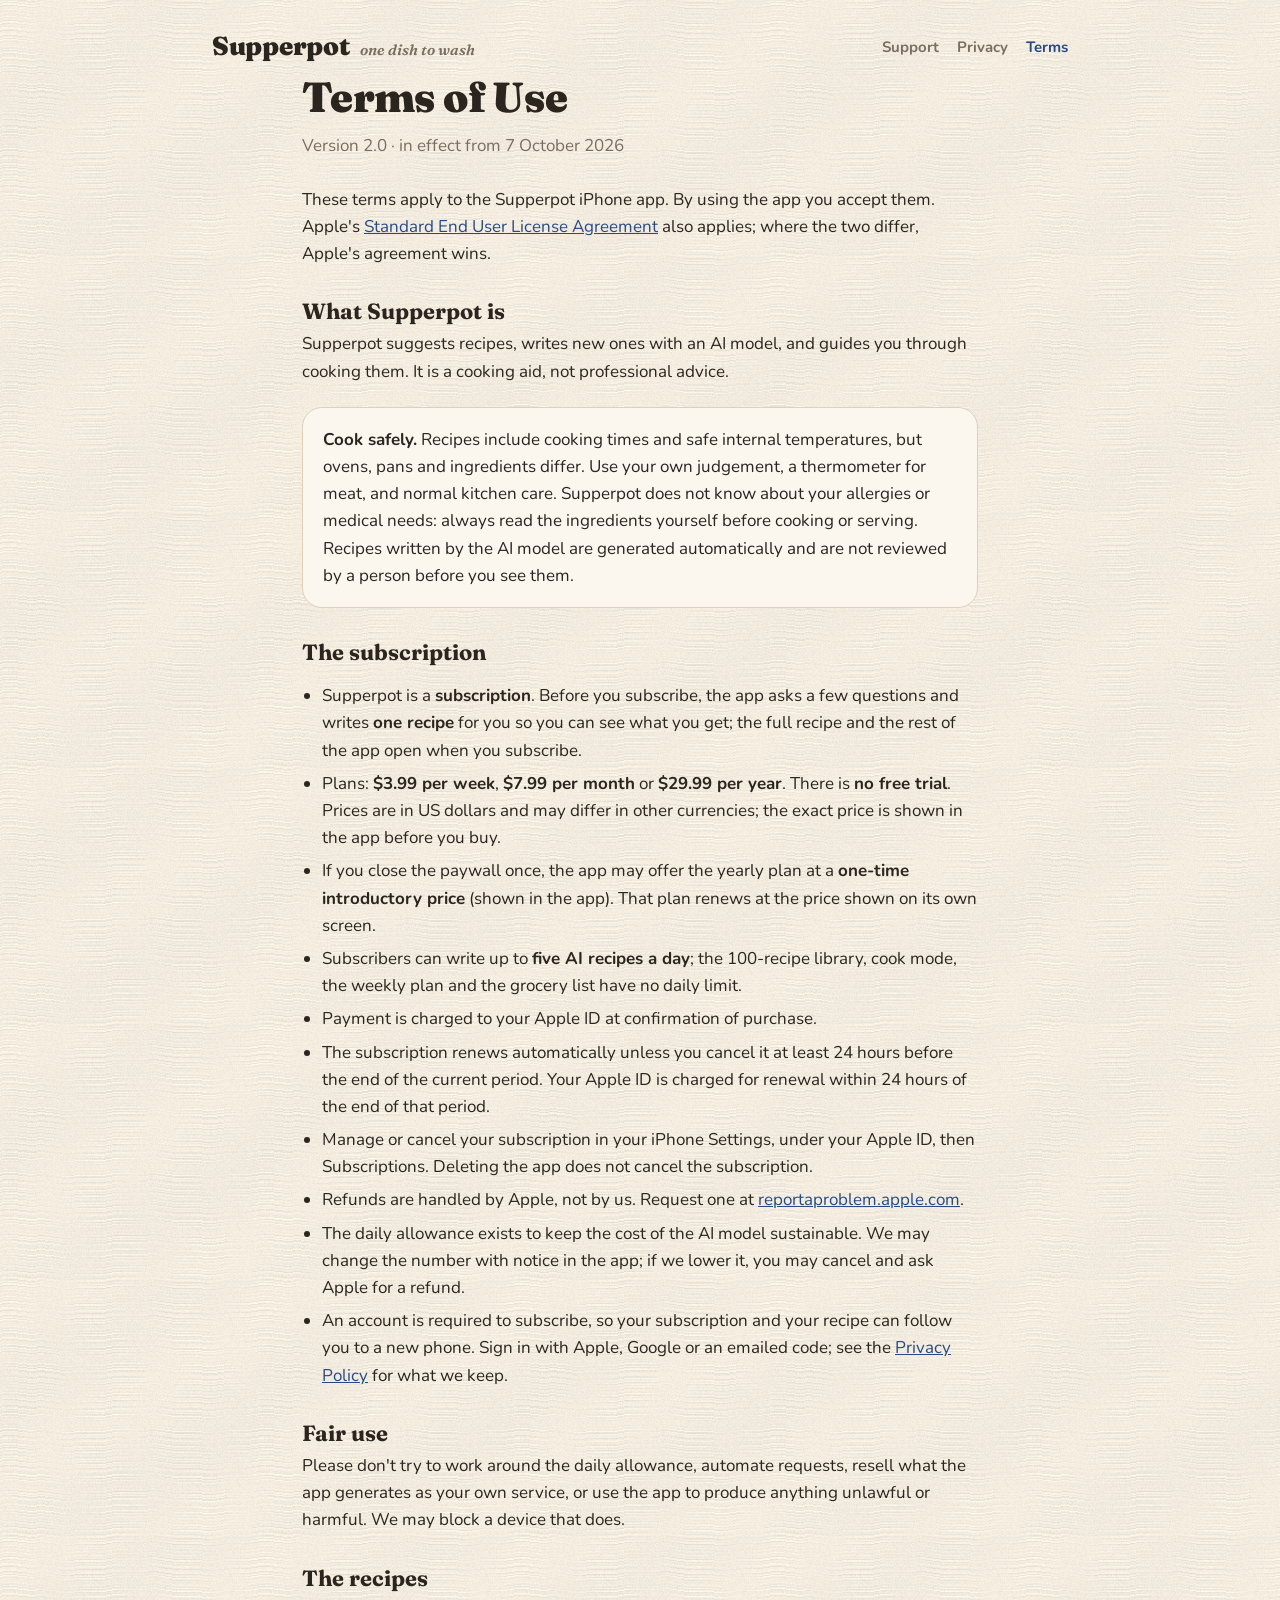
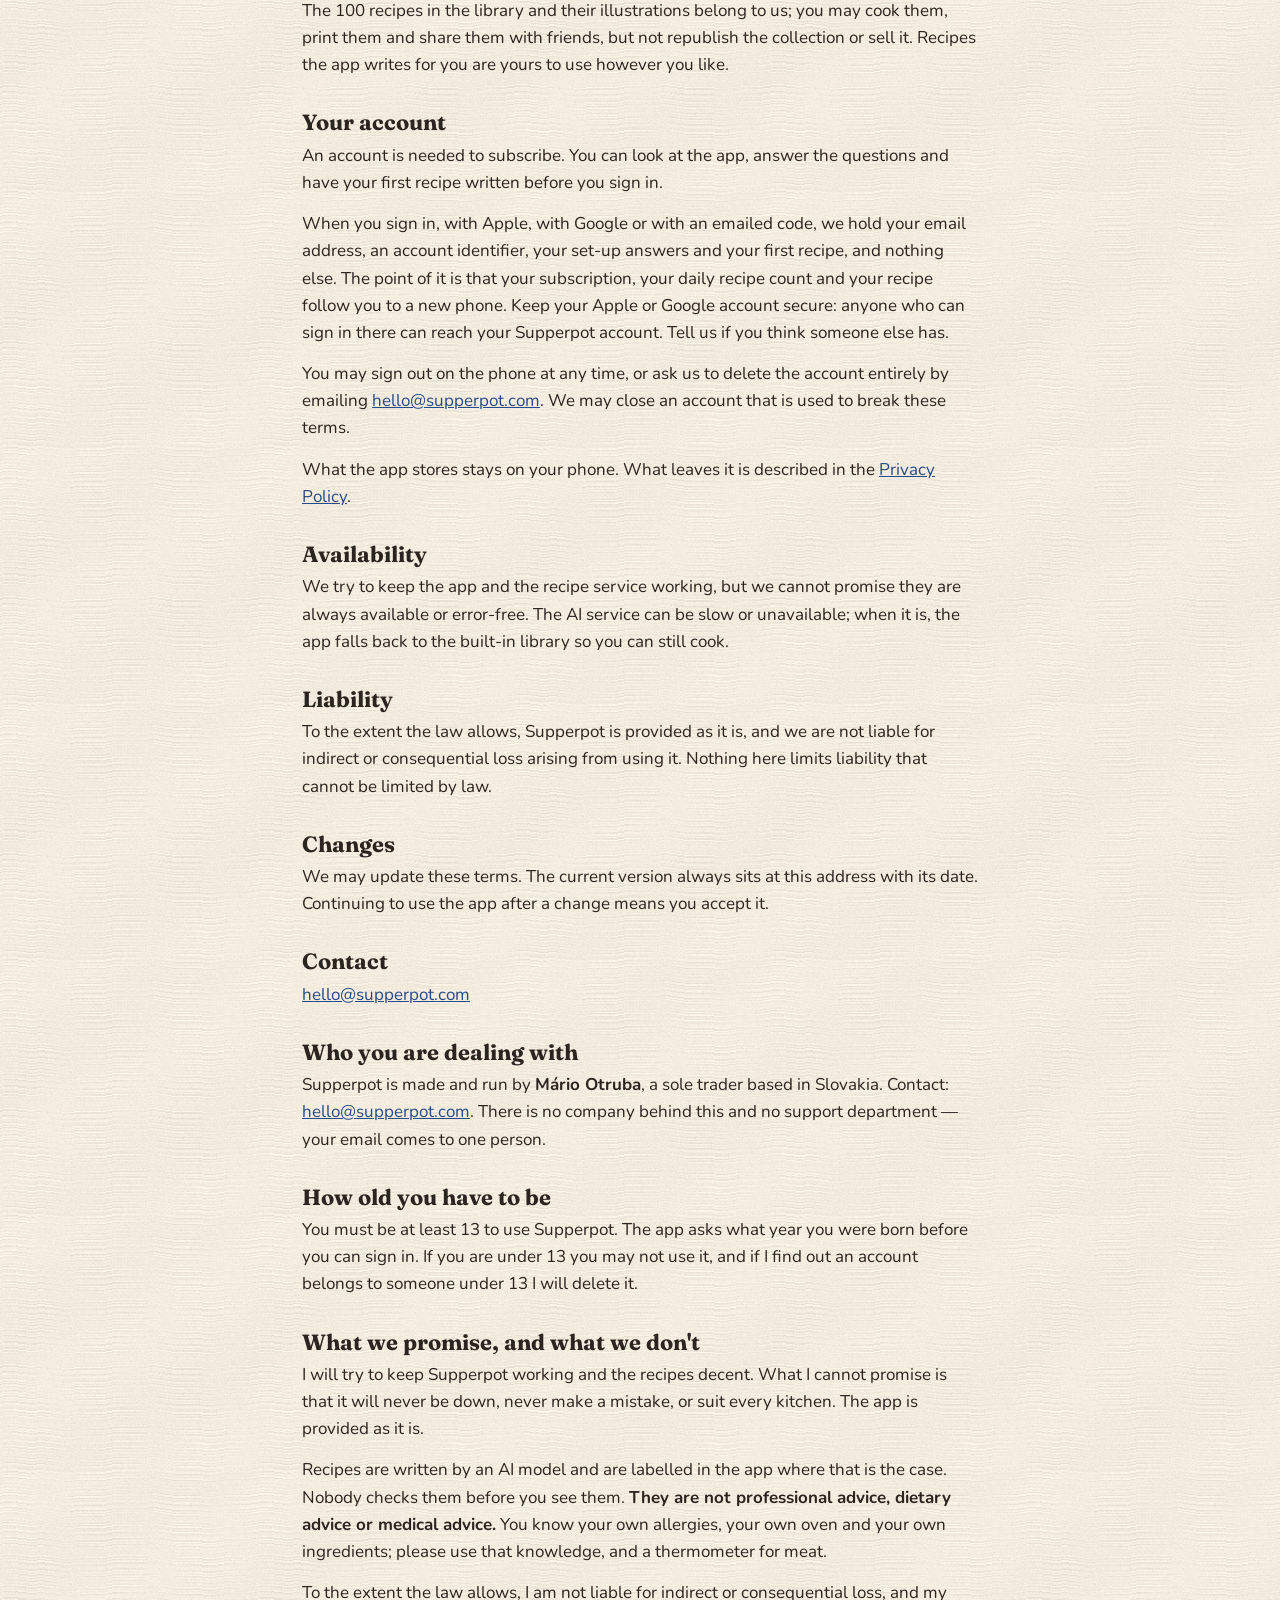
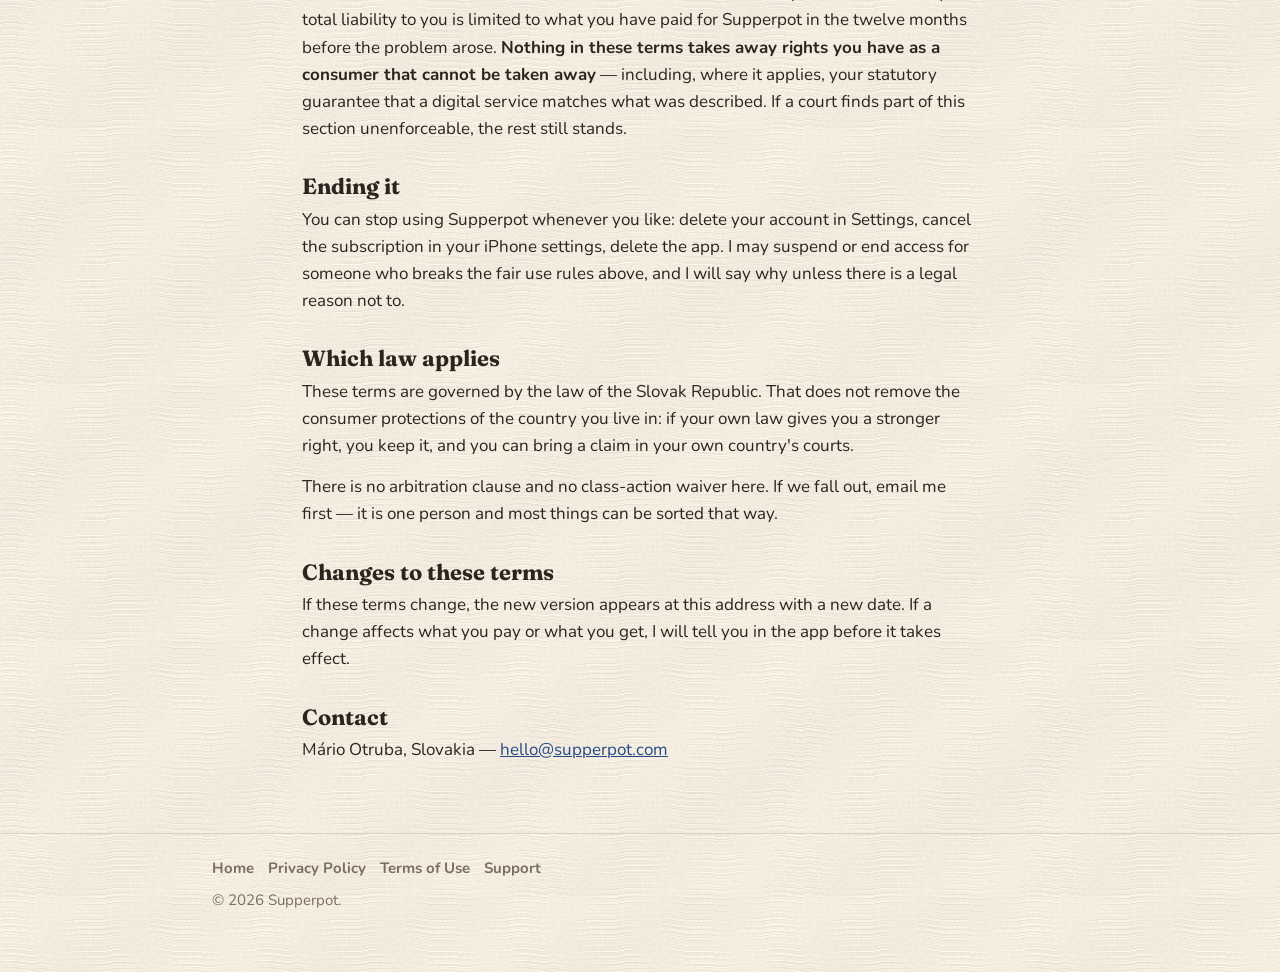
<file: terms/index.html>
<!doctype html>
<html lang="en">
<head>
<meta charset="utf-8">
<meta name="viewport" content="width=device-width, initial-scale=1">
<title>Terms of Use — Supperpot</title>
<meta name="description" content="The terms for using Supperpot, including how the subscription works.">
<link rel="stylesheet" href="https://fonts.googleapis.com/css2?family=Fraunces:ital,opsz,wght@0,9..144,700;0,9..144,900;1,9..144,600&family=Nunito:wght@500;600;700;800&display=swap">
<link rel="stylesheet" href="/style.css">
</head>
<body>
<header><div class="wrap bar">
  <a class="brand" href="/"><b>Supperpot</b><span>one dish to wash</span></a>
  <nav>
    <a href="/support/">Support</a>
    <a href="/privacy/">Privacy</a>
    <a href="/terms/" aria-current="page">Terms</a>
  </nav>
</div></header>

<main class="wrap narrow doc">
  <h1>Terms of Use</h1>
  <div class="meta">Version 2.0 &middot; in effect from 7 October 2026</div>

  <p>These terms apply to the Supperpot iPhone app. By using the app you accept them. Apple's <a href="https://www.apple.com/legal/internet-services/itunes/dev/stdeula/">Standard End User License Agreement</a> also applies; where the two differ, Apple's agreement wins.</p>

  <h2>What Supperpot is</h2>
  <p>Supperpot suggests recipes, writes new ones with an AI model, and guides you through cooking them. It is a cooking aid, not professional advice.</p>

  <div class="callout">
    <p style="margin:0"><b>Cook safely.</b> Recipes include cooking times and safe internal temperatures, but ovens, pans and ingredients differ. Use your own judgement, a thermometer for meat, and normal kitchen care. Supperpot does not know about your allergies or medical needs: always read the ingredients yourself before cooking or serving. Recipes written by the AI model are generated automatically and are not reviewed by a person before you see them.</p>
  </div>

  <h2>The subscription</h2>
  <ul>
    <li>Supperpot is a <b>subscription</b>. Before you subscribe, the app asks a few questions and writes <b>one recipe</b> for you so you can see what you get; the full recipe and the rest of the app open when you subscribe.</li>
    <li>Plans: <b>$3.99 per week</b>, <b>$7.99 per month</b> or <b>$29.99 per year</b>. There is <b>no free trial</b>. Prices are in US dollars and may differ in other currencies; the exact price is shown in the app before you buy.</li>
    <li>If you close the paywall once, the app may offer the yearly plan at a <b>one-time introductory price</b> (shown in the app). That plan renews at the price shown on its own screen.</li>
    <li>Subscribers can write up to <b>five AI recipes a day</b>; the 100-recipe library, cook mode, the weekly plan and the grocery list have no daily limit.</li>
    <li>Payment is charged to your Apple ID at confirmation of purchase.</li>
    <li>The subscription renews automatically unless you cancel it at least 24 hours before the end of the current period. Your Apple ID is charged for renewal within 24 hours of the end of that period.</li>
    <li>Manage or cancel your subscription in your iPhone Settings, under your Apple ID, then Subscriptions. Deleting the app does not cancel the subscription.</li>
    <li>Refunds are handled by Apple, not by us. Request one at <a href="https://reportaproblem.apple.com">reportaproblem.apple.com</a>.</li>
    <li>The daily allowance exists to keep the cost of the AI model sustainable. We may change the number with notice in the app; if we lower it, you may cancel and ask Apple for a refund.</li>
    <li>An account is required to subscribe, so your subscription and your recipe can follow you to a new phone. Sign in with Apple, Google or an emailed code; see the <a href="/privacy/">Privacy Policy</a> for what we keep.</li>
  </ul>

  <h2>Fair use</h2>
  <p>Please don't try to work around the daily allowance, automate requests, resell what the app generates as your own service, or use the app to produce anything unlawful or harmful. We may block a device that does.</p>

  <h2>The recipes</h2>
  <p>The 100 recipes in the library and their illustrations belong to us; you may cook them, print them and share them with friends, but not republish the collection or sell it. Recipes the app writes for you are yours to use however you like.</p>

  <h2>Your account</h2>
  <p>An account is needed to subscribe. You can look at the app, answer the questions and have your first recipe written before you sign in.</p>
  <p>When you sign in, with Apple, with Google or with an emailed code, we hold your email address, an account identifier, your set-up answers and your first recipe, and nothing else. The point of it is that your subscription, your daily recipe count and your recipe follow you to a new phone. Keep your Apple or Google account secure: anyone who can sign in there can reach your Supperpot account. Tell us if you think someone else has.</p>
  <p>You may sign out on the phone at any time, or ask us to delete the account entirely by emailing <a href="mailto:hello@supperpot.com">hello@supperpot.com</a>. We may close an account that is used to break these terms.</p>
  <p>What the app stores stays on your phone. What leaves it is described in the <a href="/privacy/">Privacy Policy</a>.</p>

  <h2>Availability</h2>
  <p>We try to keep the app and the recipe service working, but we cannot promise they are always available or error-free. The AI service can be slow or unavailable; when it is, the app falls back to the built-in library so you can still cook.</p>

  <h2>Liability</h2>
  <p>To the extent the law allows, Supperpot is provided as it is, and we are not liable for indirect or consequential loss arising from using it. Nothing here limits liability that cannot be limited by law.</p>

  <h2>Changes</h2>
  <p>We may update these terms. The current version always sits at this address with its date. Continuing to use the app after a change means you accept it.</p>

  <h2>Contact</h2>
  <p><a href="mailto:hello@supperpot.com">hello@supperpot.com</a></p>

  <h2>Who you are dealing with</h2>
  <p>Supperpot is made and run by <b>M&aacute;rio Otruba</b>, a sole trader based in Slovakia. Contact: <a href="mailto:hello@supperpot.com">hello@supperpot.com</a>. There is no company behind this and no support department &mdash; your email comes to one person.</p>

  <h2>How old you have to be</h2>
  <p>You must be at least 13 to use Supperpot. The app asks what year you were born before you can sign in. If you are under 13 you may not use it, and if I find out an account belongs to someone under 13 I will delete it.</p>

  <h2>What we promise, and what we don't</h2>
  <p>I will try to keep Supperpot working and the recipes decent. What I cannot promise is that it will never be down, never make a mistake, or suit every kitchen. The app is provided as it is.</p>
  <p>Recipes are written by an AI model and are labelled in the app where that is the case. Nobody checks them before you see them. <b>They are not professional advice, dietary advice or medical advice.</b> You know your own allergies, your own oven and your own ingredients; please use that knowledge, and a thermometer for meat.</p>
  <p>To the extent the law allows, I am not liable for indirect or consequential loss, and my total liability to you is limited to what you have paid for Supperpot in the twelve months before the problem arose. <b>Nothing in these terms takes away rights you have as a consumer that cannot be taken away</b> &mdash; including, where it applies, your statutory guarantee that a digital service matches what was described. If a court finds part of this section unenforceable, the rest still stands.</p>

  <h2>Ending it</h2>
  <p>You can stop using Supperpot whenever you like: delete your account in Settings, cancel the subscription in your iPhone settings, delete the app. I may suspend or end access for someone who breaks the fair use rules above, and I will say why unless there is a legal reason not to.</p>

  <h2>Which law applies</h2>
  <p>These terms are governed by the law of the Slovak Republic. That does not remove the consumer protections of the country you live in: if your own law gives you a stronger right, you keep it, and you can bring a claim in your own country's courts.</p>
  <p>There is no arbitration clause and no class-action waiver here. If we fall out, email me first &mdash; it is one person and most things can be sorted that way.</p>

  <h2>Changes to these terms</h2>
  <p>If these terms change, the new version appears at this address with a new date. If a change affects what you pay or what you get, I will tell you in the app before it takes effect.</p>

  <h2>Contact</h2>
  <p>M&aacute;rio Otruba, Slovakia &mdash; <a href="mailto:hello@supperpot.com">hello@supperpot.com</a></p>
</main>

<footer><div class="wrap">
  <nav>
    <a href="/">Home</a>
    <a href="/privacy/">Privacy Policy</a>
    <a href="/terms/">Terms of Use</a>
    <a href="/support/">Support</a>
  </nav>
  © 2026 Supperpot.
</div></footer>
</body>
</html>
</file>
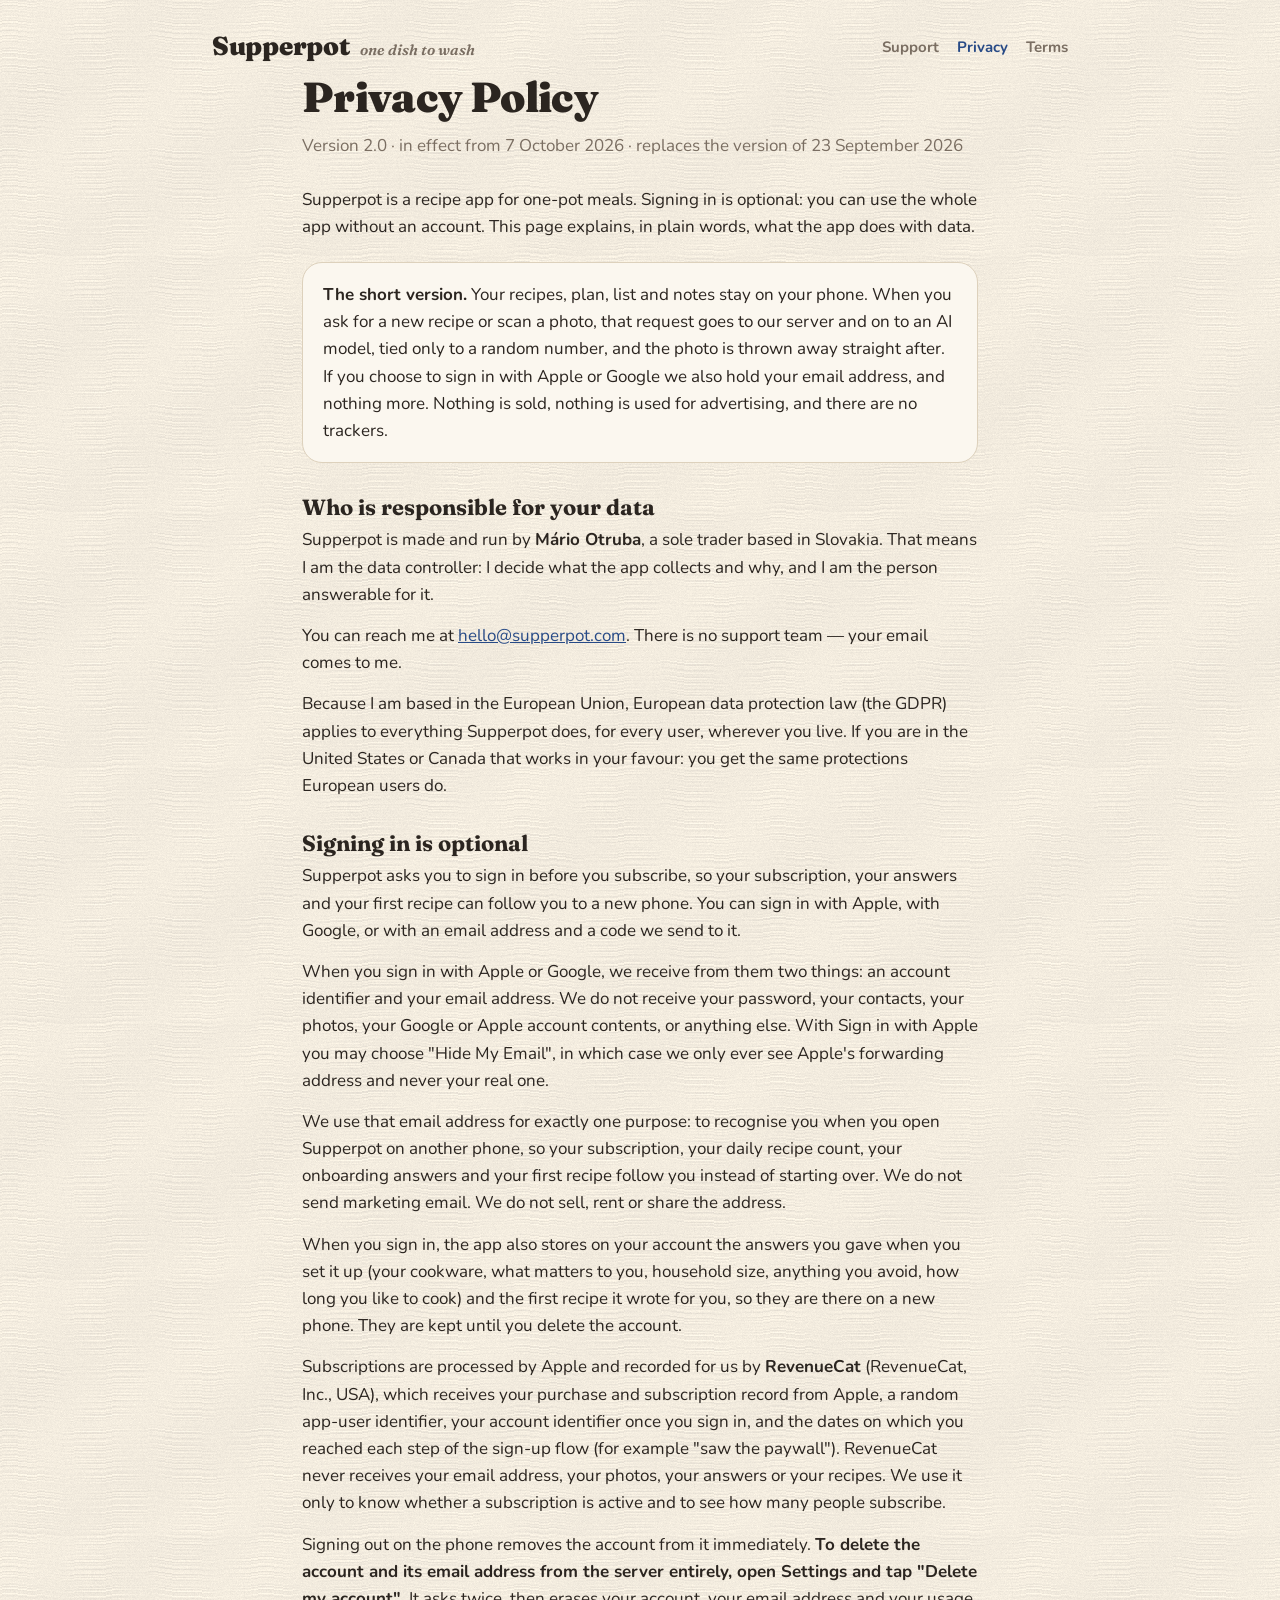
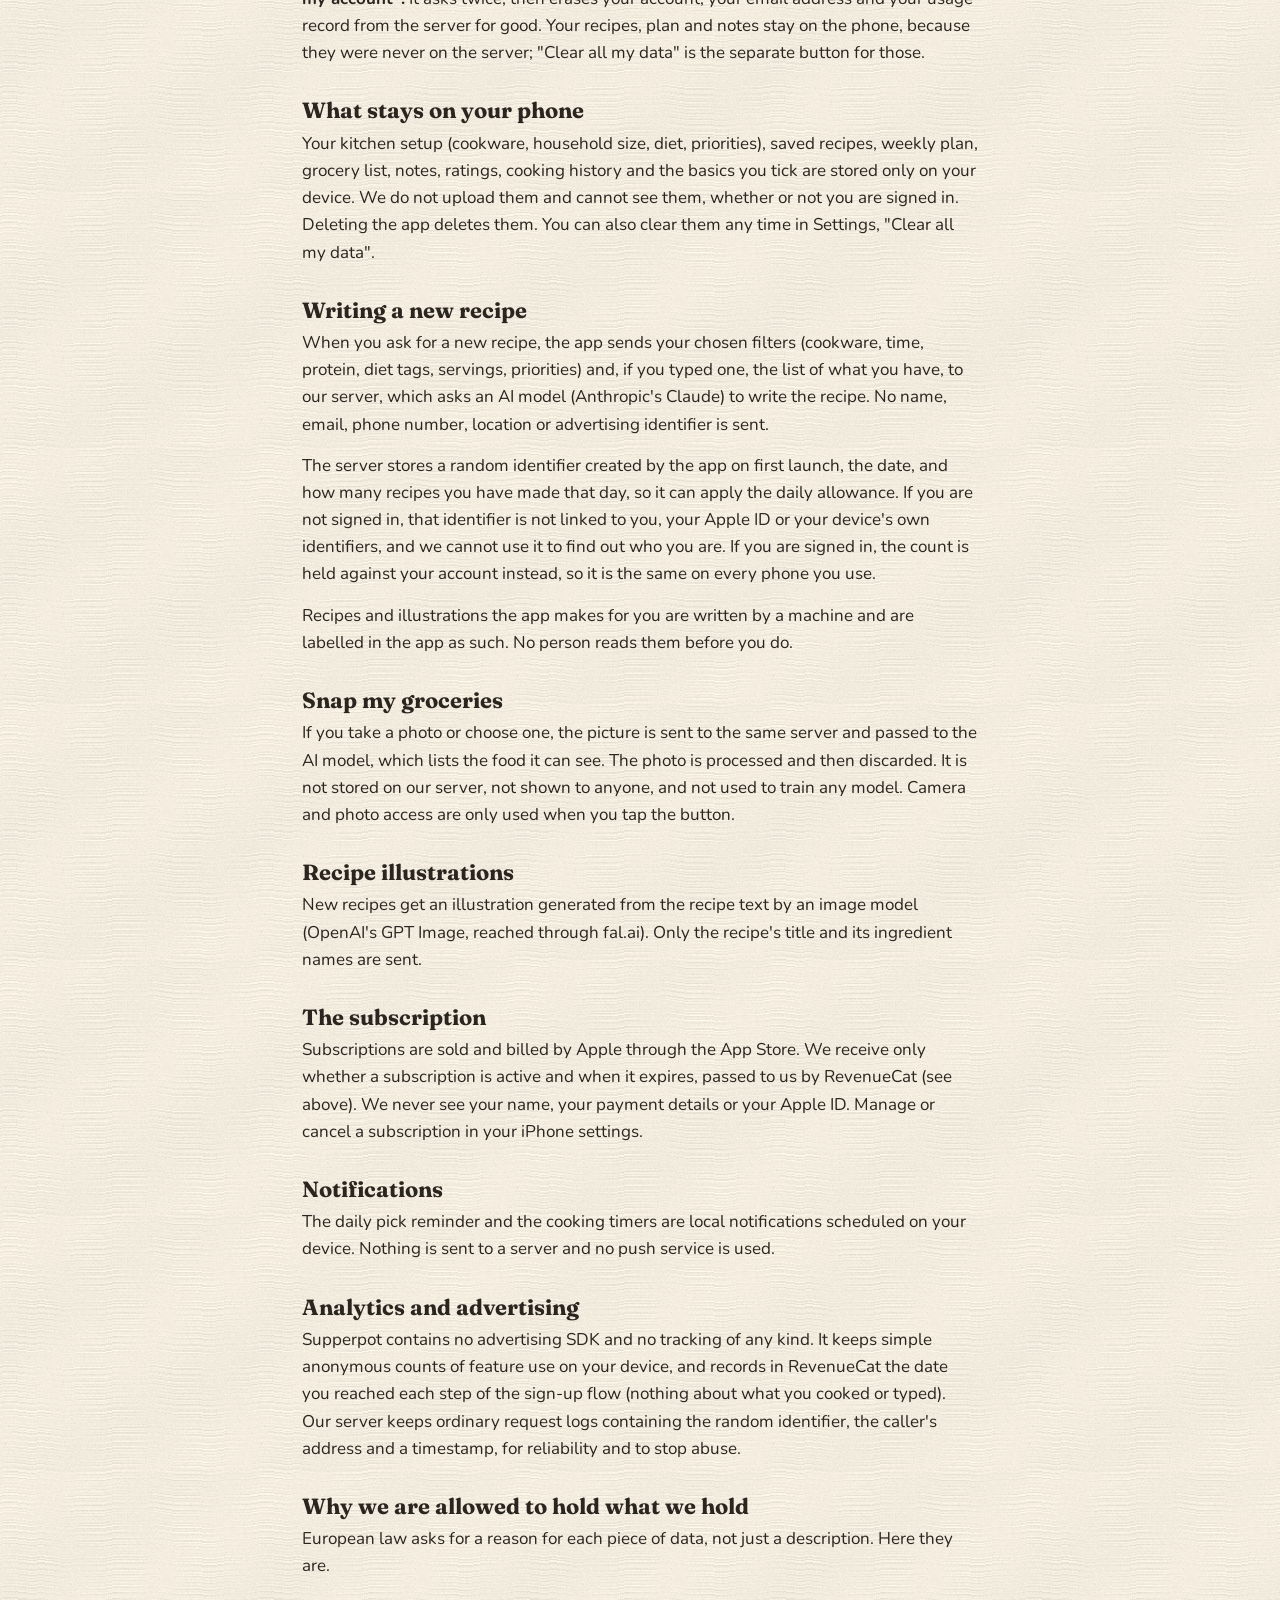
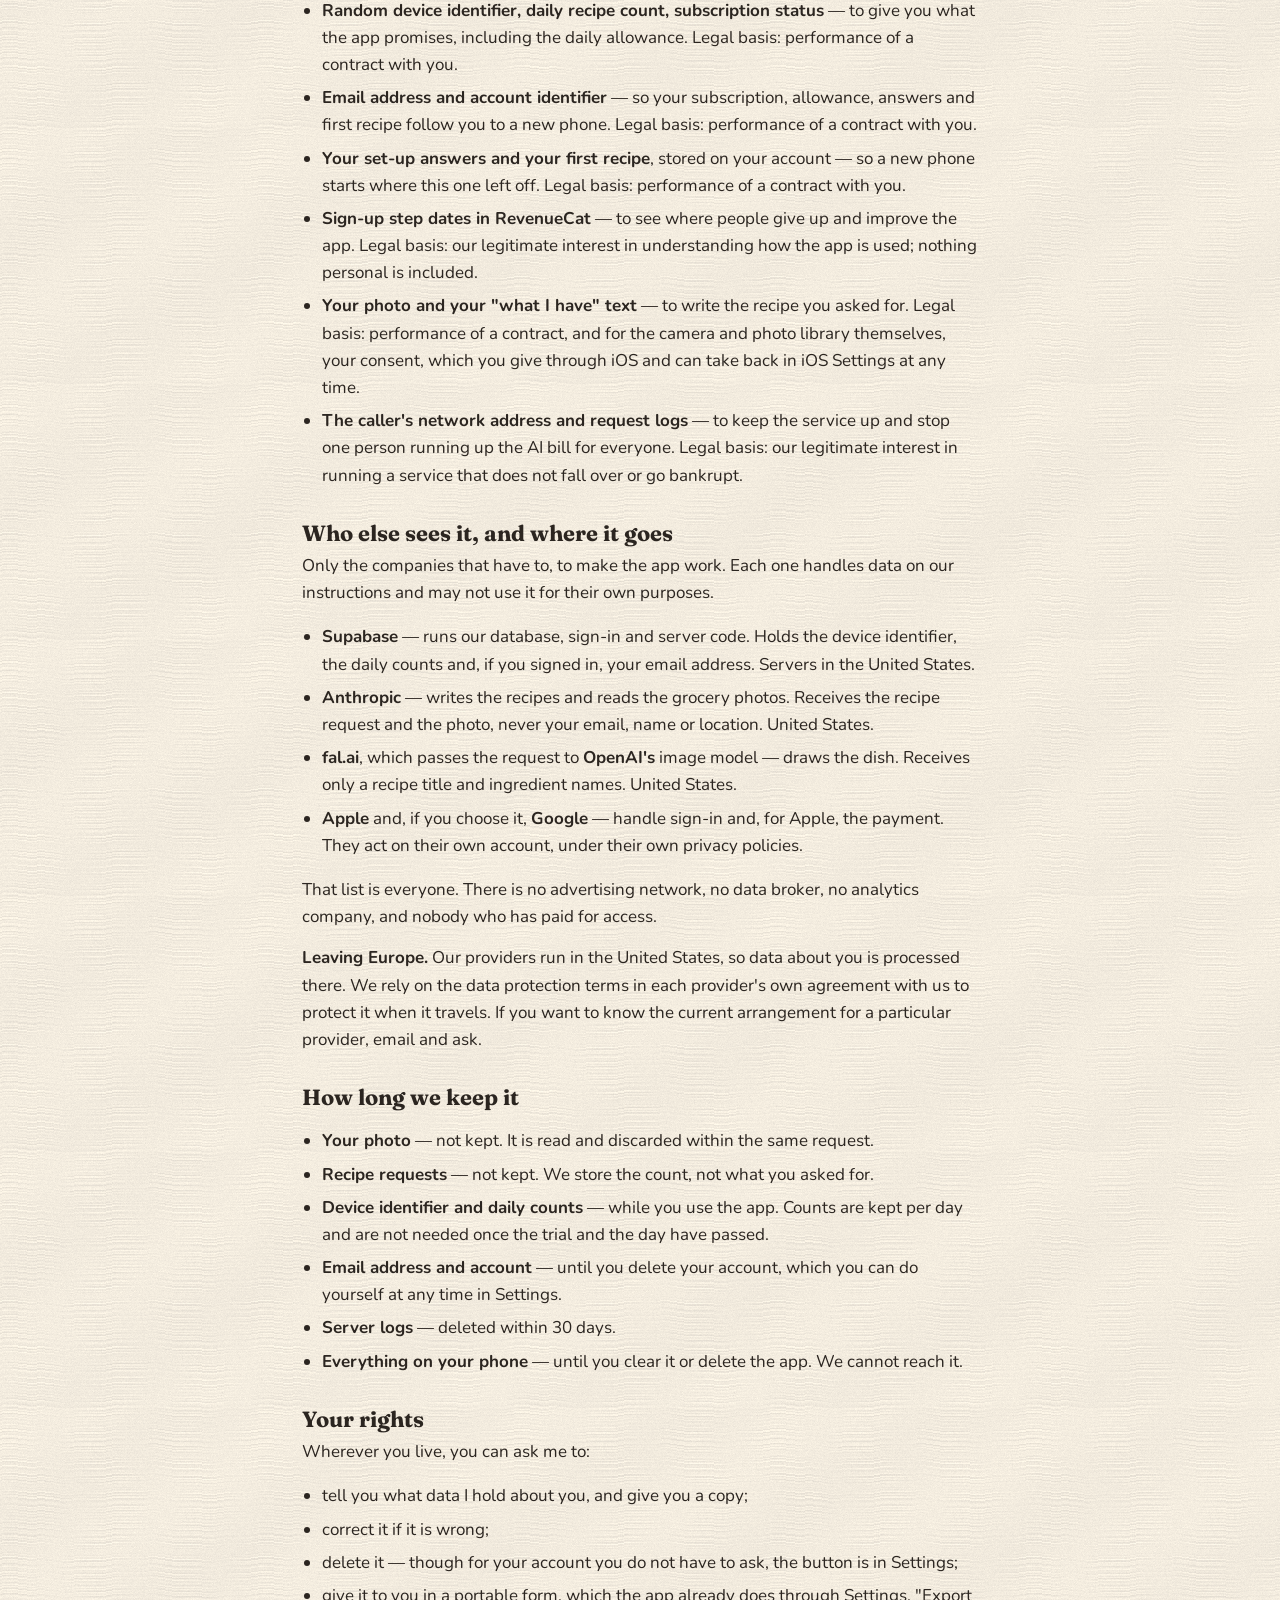
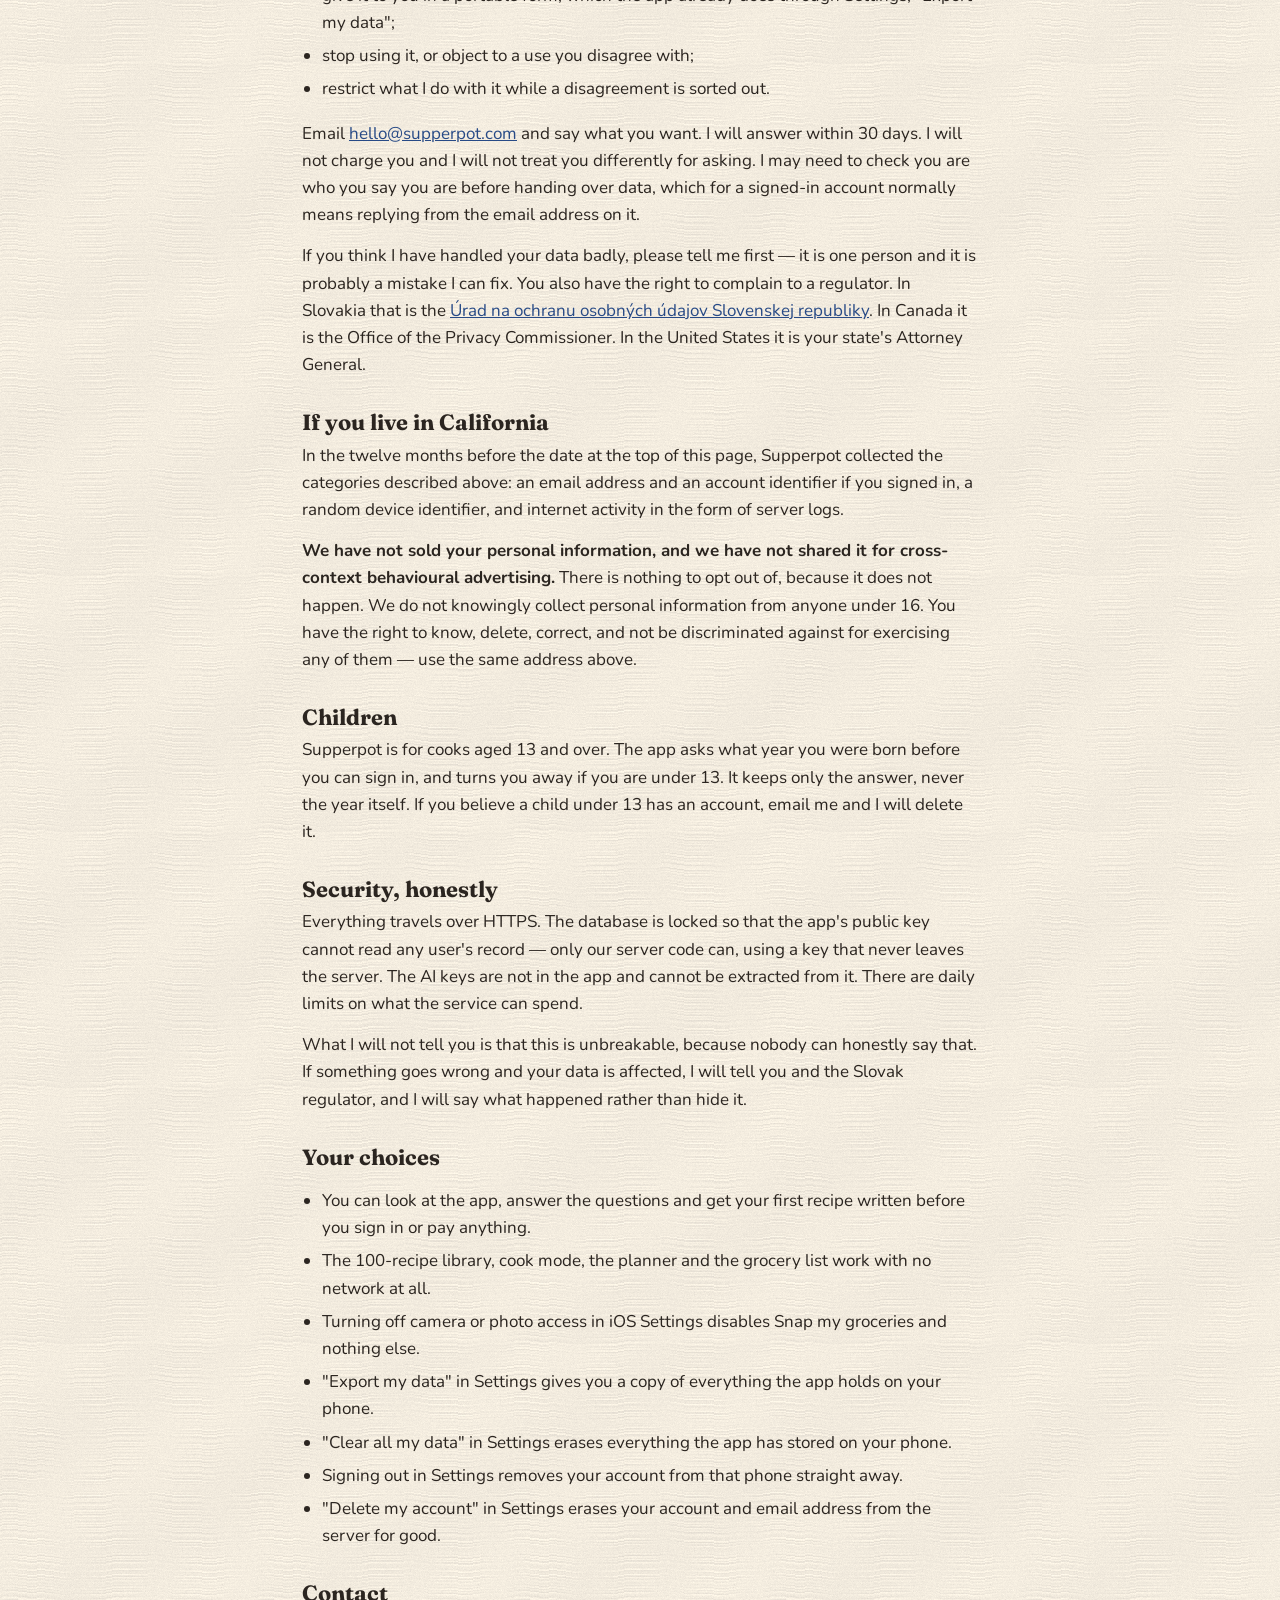
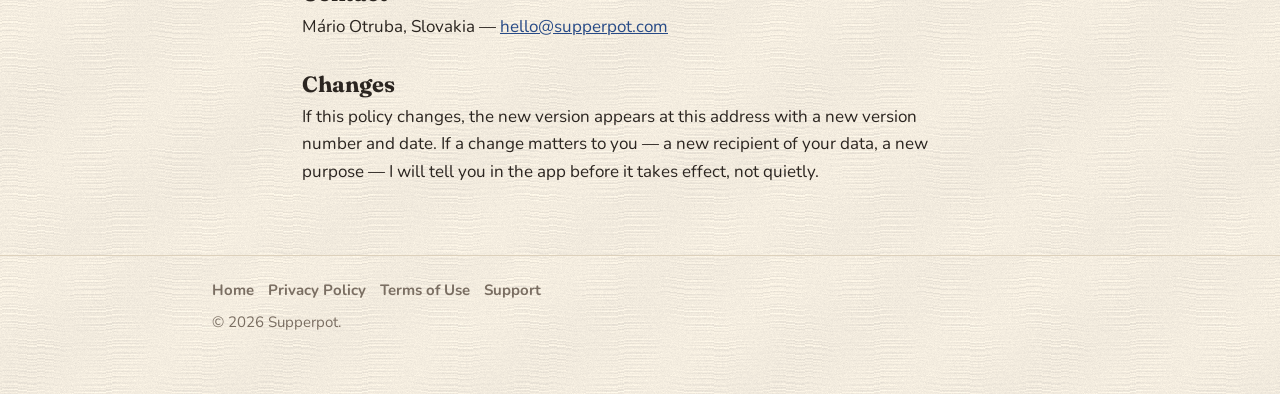
<file: privacy.html>
<!doctype html><meta charset="utf-8"><title>Supperpot — Privacy Policy</title>
<meta http-equiv="refresh" content="0; url=/privacy/">
<link rel="canonical" href="https://supperpot.com/privacy/">
<p>Moved to <a href="/privacy/">supperpot.com/privacy</a>.</p>
</file>
<file: style.css>
/* Supperpot site — the app's crepe-paper look. One stylesheet for every page. */
:root {
  --paper: #F4EEE2;
  --card: #FBF7EF;
  --ink: #2B2520;
  --steel: #7A6E62;
  --line: #DDD1BC;
  --enamel: #274A86;
  --enamel-soft: #DCE3F1;
  --butter: #F2C14E;
  --display: "Fraunces", Georgia, "Times New Roman", serif;
  --body: "Nunito", "Segoe UI", system-ui, -apple-system, sans-serif;
}
* { box-sizing: border-box; }
html { scroll-behavior: smooth; }
body {
  margin: 0;
  background: var(--paper) url("/img/paper.png") repeat;
  color: var(--ink);
  font-family: var(--body);
  font-size: 17px;
  line-height: 1.6;
}
.wrap { max-width: 900px; margin: 0 auto; padding: 0 22px; }
.narrow { max-width: 720px; }

/* header */
header { padding: 26px 0 0; }
.bar { display: flex; align-items: center; justify-content: space-between; gap: 16px; flex-wrap: wrap; }
.brand { display: flex; align-items: baseline; gap: 10px; text-decoration: none; color: var(--ink); }
.brand b { font-family: var(--display); font-weight: 900; font-size: 26px; letter-spacing: -0.01em; }
.brand span { font-family: var(--display); font-style: italic; font-weight: 600; color: var(--steel); font-size: 15px; }
nav { display: flex; gap: 18px; flex-wrap: wrap; }
nav a { color: var(--steel); text-decoration: none; font-weight: 700; font-size: 15px; }
nav a:hover, nav a[aria-current="page"] { color: var(--enamel); }

/* hero */
.hero { padding: 28px 0 0; }
.eyebrow { font-family: var(--display); font-style: italic; font-weight: 600; color: var(--steel); font-size: 20px; }
h1 { font-family: var(--display); font-weight: 900; font-size: clamp(38px, 7vw, 62px); line-height: 1.02; letter-spacing: -0.015em; margin: 8px 0 14px; text-wrap: balance; }
.lede { font-size: 19px; color: var(--steel); max-width: 46ch; margin: 0 0 22px; }
.cta { display: inline-block; background: var(--enamel); color: var(--paper); text-decoration: none; font-weight: 800; padding: 15px 26px; border-radius: 16px; }
.cta.soft { background: transparent; color: var(--enamel); border: 2px solid var(--enamel); margin-left: 8px; }
/* The picture carries the pitch, so it gets the bigger half and the words sit beside it. */
.hero-grid { display: grid; grid-template-columns: minmax(300px, 0.85fr) 1.15fr; gap: 40px; align-items: center; }
.hero-copy { text-align: left; }
.hero-ctas { display: flex; gap: 12px; flex-wrap: wrap; margin-top: 4px; }
/* One picture that carries the whole pitch: groceries in, list in the middle, dinner out. */
/* A cut-out PNG, so it sits straight on the paper with no box around it. */
.hero-art { width: 100%; height: auto; display: block; }

/* sections */
h2 { font-family: var(--display); font-weight: 700; font-size: clamp(26px, 4vw, 34px); line-height: 1.15; margin: 54px 0 6px; text-wrap: balance; }
h3 { font-family: var(--body); font-weight: 800; font-size: 18px; margin: 0 0 4px; }
p { margin: 0 0 14px; max-width: 65ch; }
.sub { color: var(--steel); margin-bottom: 22px; }

.features { display: grid; grid-template-columns: repeat(auto-fit, minmax(240px, 1fr)); gap: 14px; }
.feature { background: var(--card); border: 1px solid var(--line); border-radius: 20px; padding: 18px 20px; }
.feature p { color: var(--steel); margin: 0; font-size: 16px; }

/* screenshot rail */
.shots { display: flex; gap: 16px; overflow-x: auto; padding: 6px 0 18px; scroll-snap-type: x mandatory; }
.shots figure { margin: 0; flex: 0 0 240px; scroll-snap-align: start; }
.shots img { width: 100%; border-radius: 20px; border: 1px solid var(--line); display: block; }
.shots figcaption { color: var(--steel); font-size: 14px; margin-top: 8px; font-weight: 700; }

/* text pages */
.doc h1 { font-size: clamp(32px, 6vw, 42px); }
.doc .meta { color: var(--steel); margin-bottom: 26px; }
.doc h2 { font-size: 22px; margin: 32px 0 6px; }
.doc p { max-width: 68ch; }
.doc ul { max-width: 68ch; padding-left: 20px; }
.doc li { margin: 6px 0; }

.callout { background: var(--card); border: 1px solid var(--line); border-radius: 20px; padding: 18px 20px; margin: 22px 0; }
a { color: var(--enamel); }

footer { margin-top: 70px; border-top: 1px solid var(--line); padding: 22px 0 60px; color: var(--steel); font-size: 15px; }
footer nav { gap: 14px; margin-bottom: 8px; }

@media (max-width: 760px) {
  .hero-grid { grid-template-columns: 1fr; gap: 18px; }
  .hero-copy { text-align: center; }
  .hero-ctas { justify-content: center; }
  .hero-art { max-width: 420px; margin: 0 auto; }
  .lede { max-width: none; margin-inline: auto; }
}
</file>
